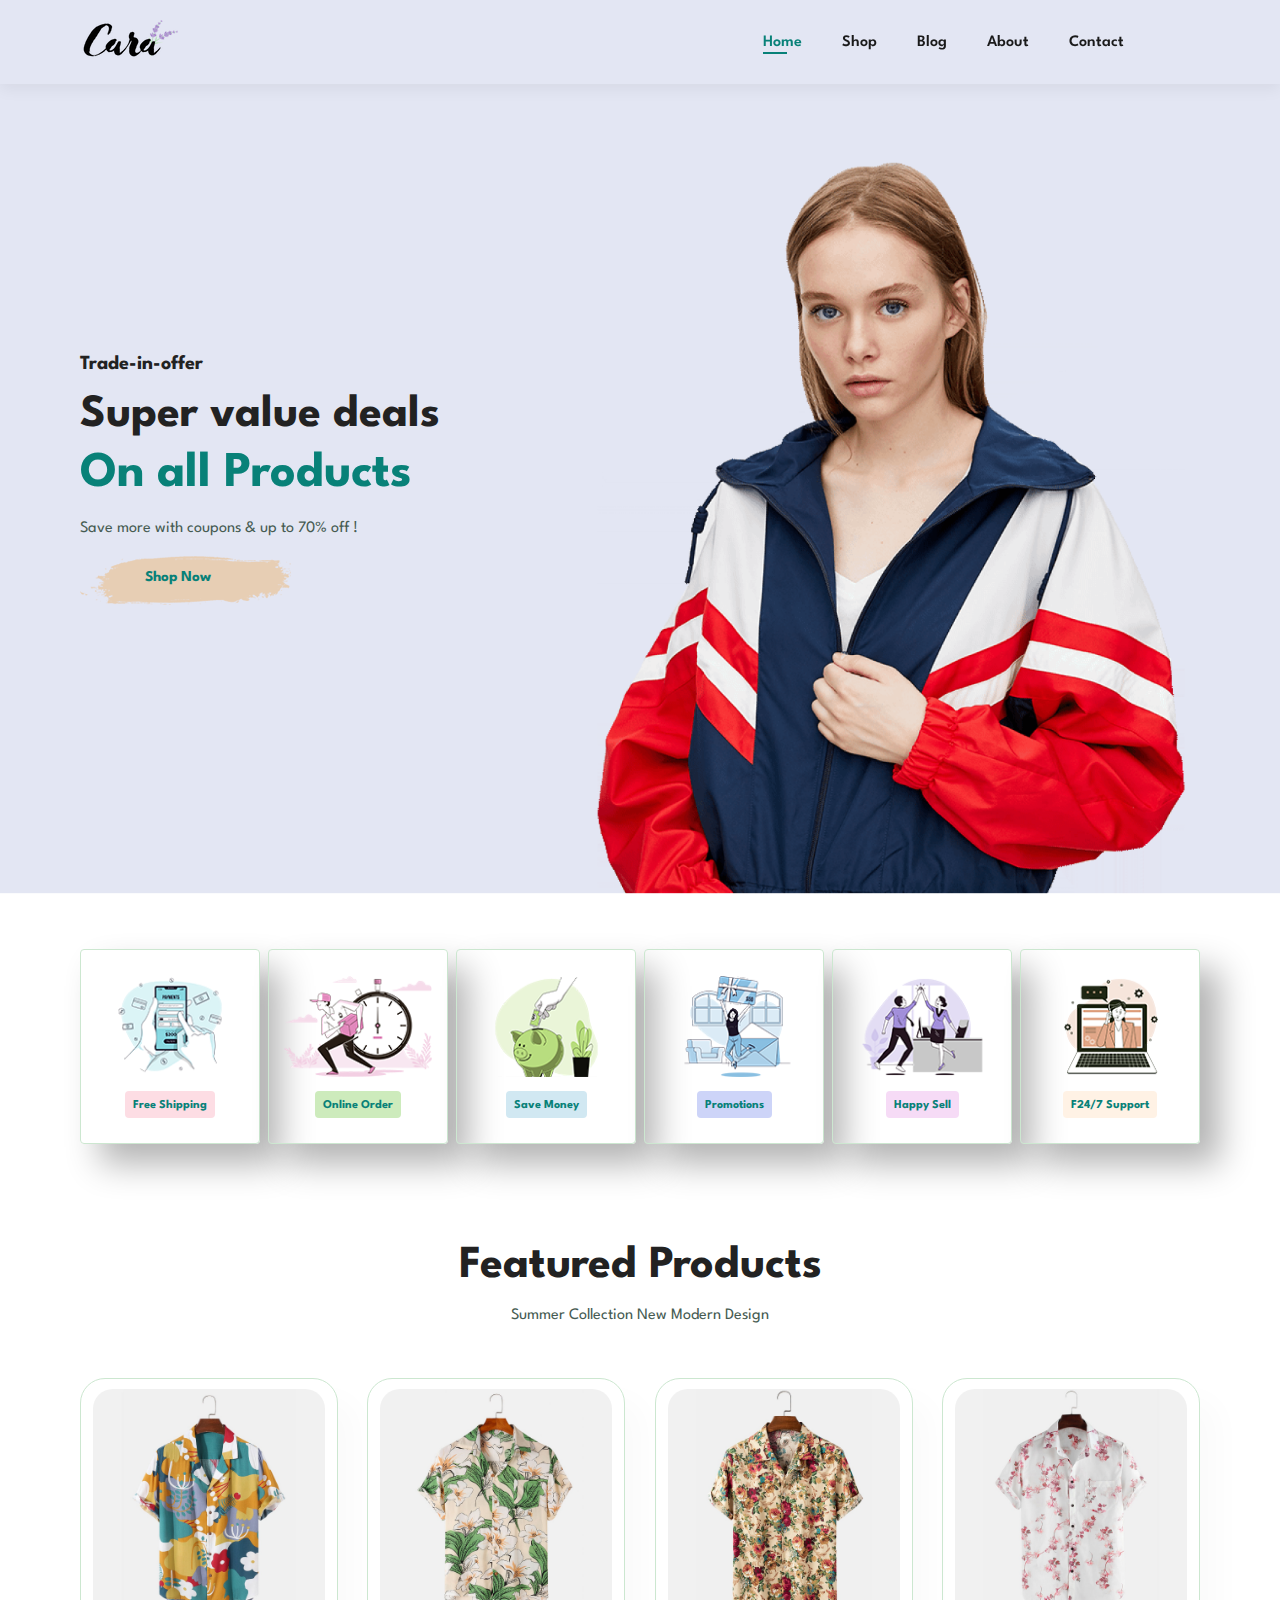
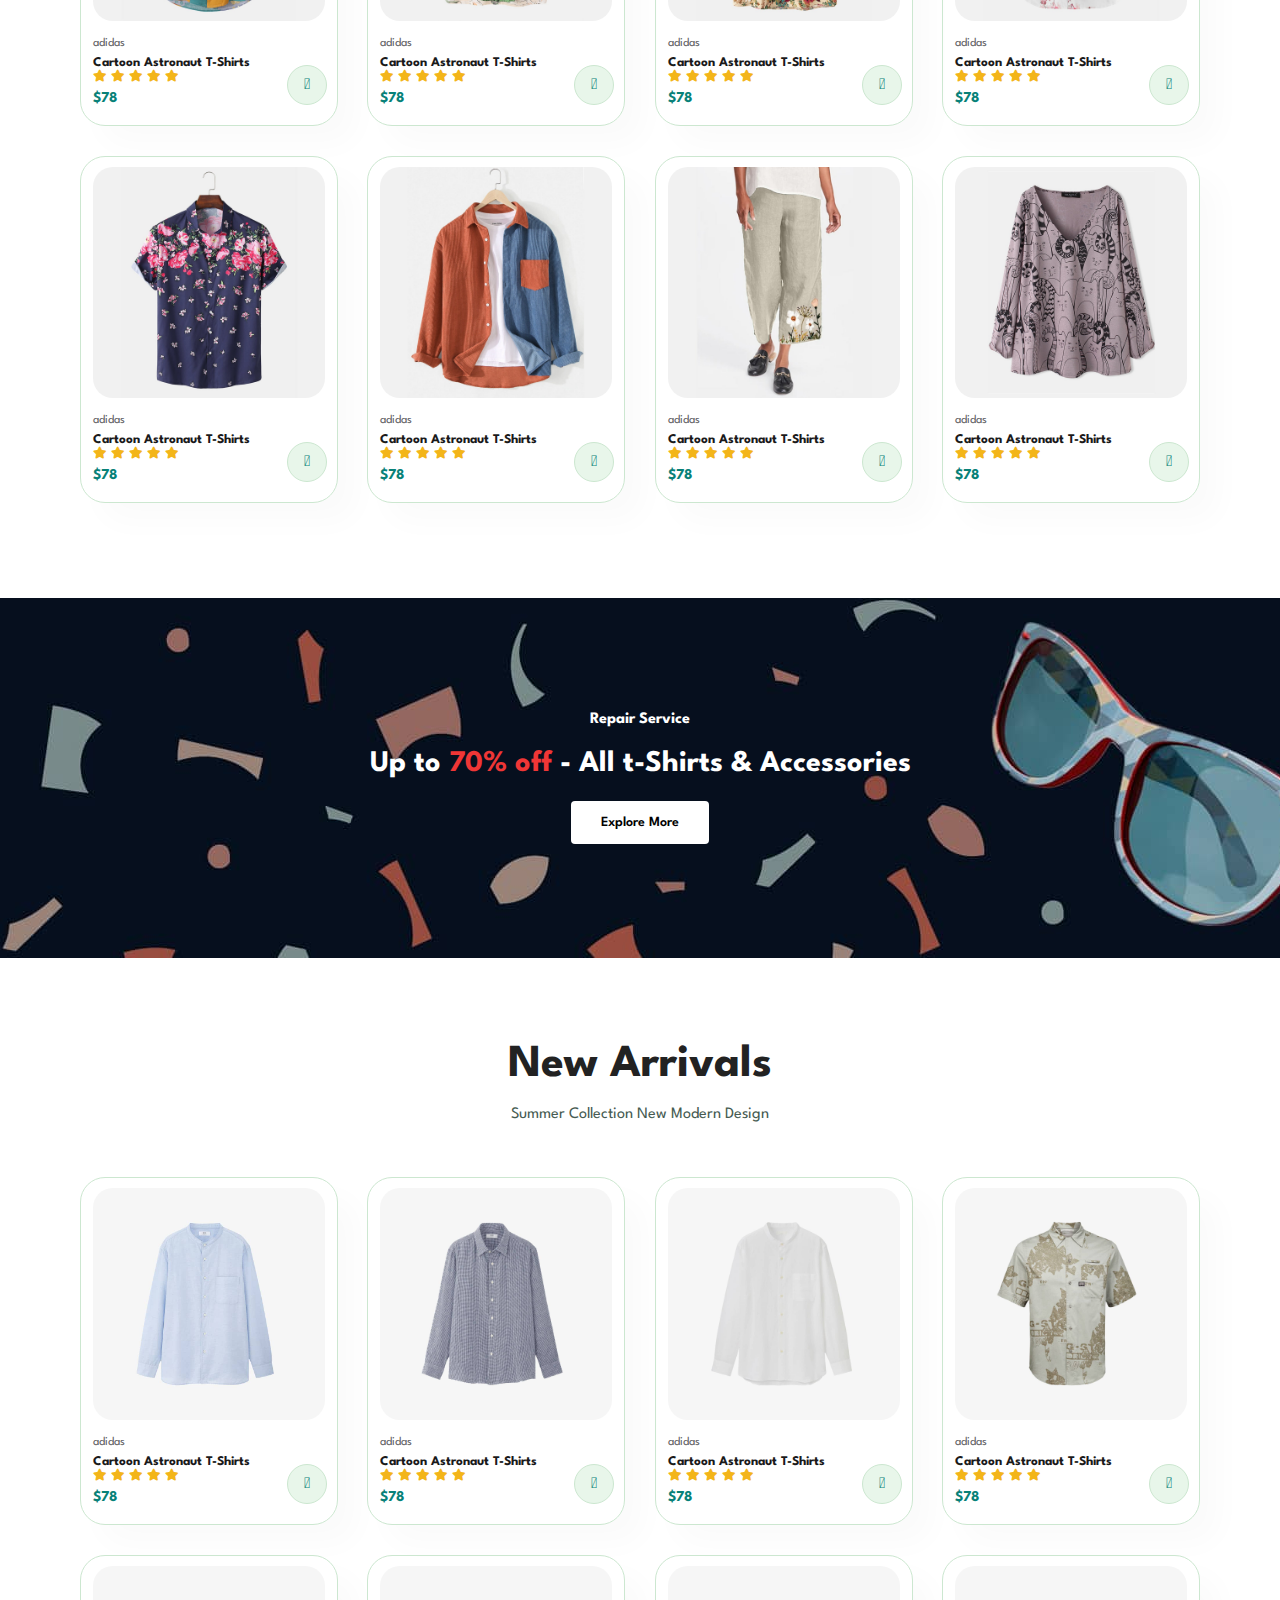
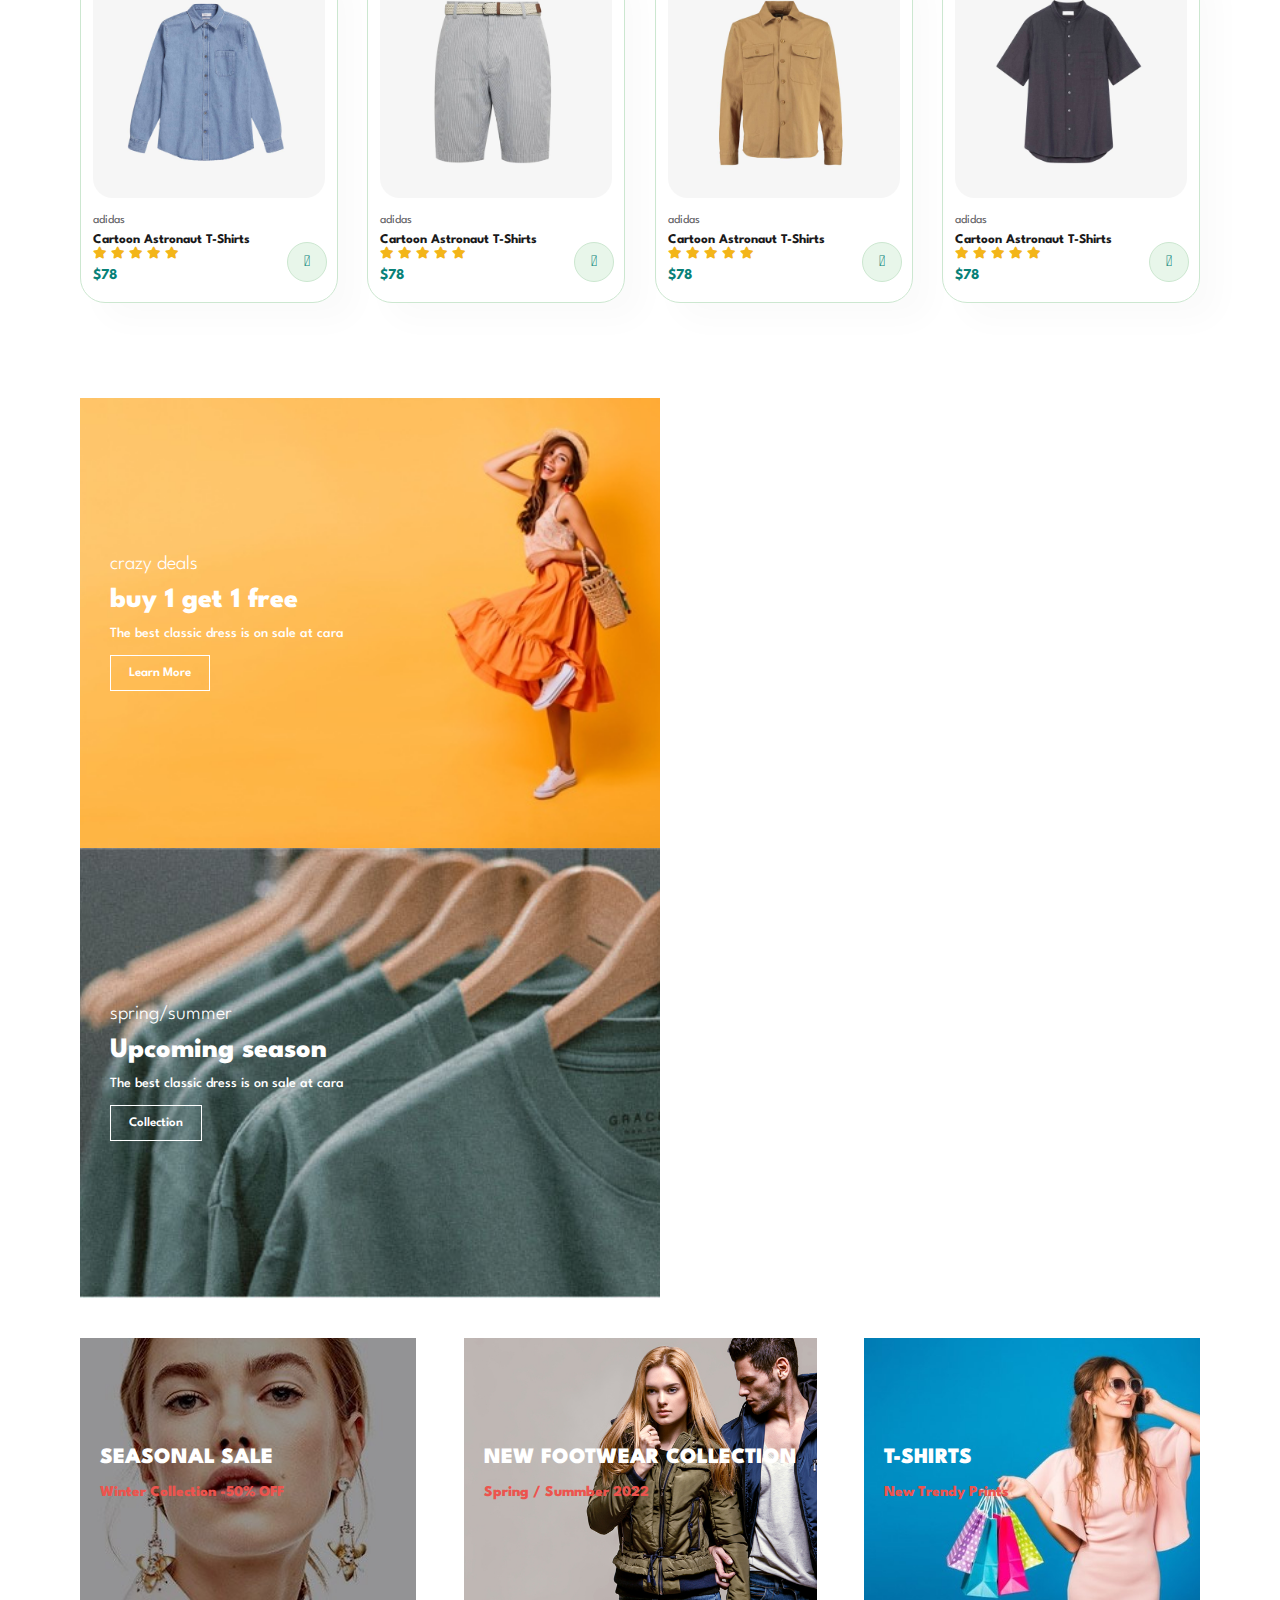
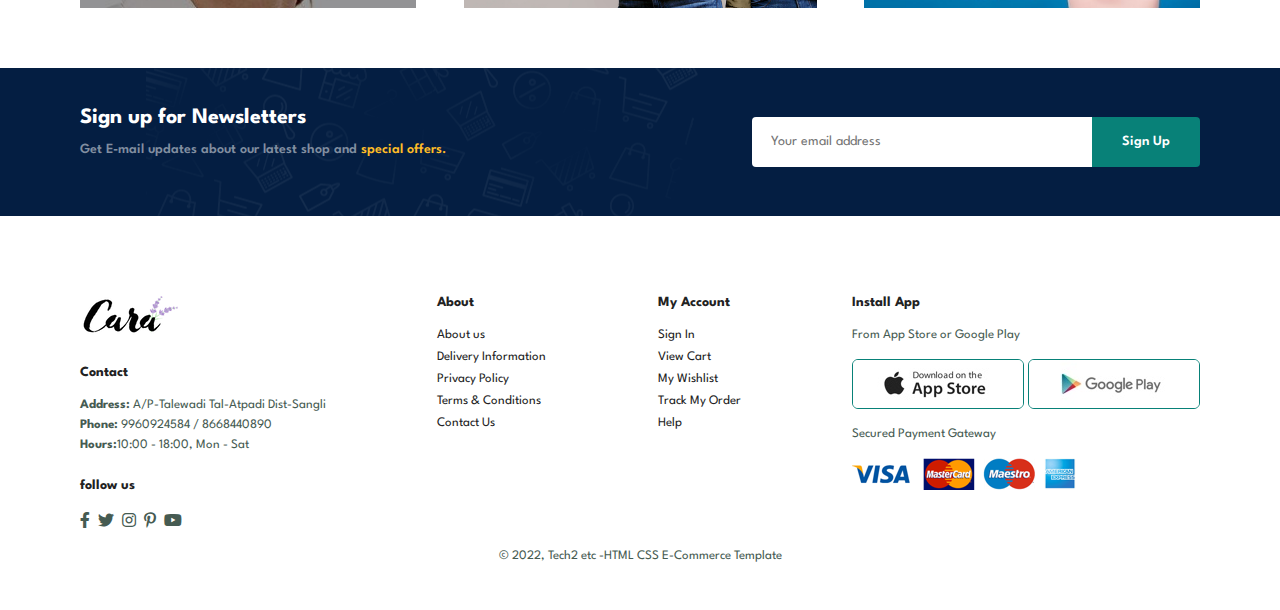
<file: index.html>
<!DOCTYPE html>
<html lang="en">

<head>
    <meta charset="UTF-8">
    <meta http-equiv="X-UA-Compatible" content="IE=edge">
    <meta name="viewport" content="width=device-width, initial-scale=1.0">
    <title>E-Commerce Website</title>
    <link rel="stylesheet" href="style.css">
    <link rel="stylesheet" href="https://pro.fontawesome.com/releases/v5.10.0/css/all.css">
</head>

<body>
    <section id="header">
        <a href="#"><img src="img/logo.png" alt="logo" class="logo"></a>

        <div>
            <ul id="navbar">
                <li><a class="active" href="index.html">Home</a></li>
                <li><a href="shop.html">Shop</a></li>
                <li><a href="blog.html">Blog</a></li>
                <li><a href="about.html">About</a></li>
                <li><a href="contact.html">Contact</a></li>
                <li id="lg-bag"><a href="cart.html"><i class="far fa-shopping-bag"></i></a></li>
                <a href="#" id="close"><i class="far fa-times"></i></a>

            </ul>
        </div>
        <div id="mobile">
            <a href="cart.html"><i class="far fa-shopping-bag"></i></a>
            <i id="bar" class="fas fa-outdent"></i>
        </div>
    </section>

    <section id="hero">
        <h4>Trade-in-offer</h4>
        <h2>Super value deals</h2>
        <h1>On all Products</h1>
        <p>Save more with coupons & up to 70% off !</p>
        <button><a href="shop.html">Shop Now</a></button>
    </section>

    <section id="feature" class="section-p1">
        <div class="fe-box">
            <img src="img/features/f1.png" alt="">
            <h6>Free Shipping</h6>
        </div>

        <div class="fe-box">
            <img src="img/features/f2.png" alt="">
            <h6>Online Order</h6>
        </div>

        <div class="fe-box">
            <img src="img/features/f3.png" alt="">
            <h6>Save Money</h6>
        </div>

        <div class="fe-box">
            <img src="img/features/f4.png" alt="">
            <h6>Promotions</h6>
        </div>

        <div class="fe-box">
            <img src="img/features/f5.png" alt="">
            <h6>Happy Sell</h6>
        </div>

        <div class="fe-box">
            <img src="img/features/f6.png" alt="">
            <h6>F24/7 Support</h6>
        </div>
    </section>

    <section id="product1" class="section-p1">
        <h2>Featured Products</h2>
        <p>Summer Collection New Modern Design</p>
        <div class="pro-container">
            <div class="pro">
                <img src="img/products/f1.jpg" alt="">
                <div class="des">
                    <span>adidas</span>
                    <h5>Cartoon Astronaut T-Shirts</h5>
                    <div class="star">
                        <i class="fas fa-star"></i>
                        <i class="fas fa-star"></i>
                        <i class="fas fa-star"></i>
                        <i class="fas fa-star"></i>
                        <i class="fas fa-star"></i>
                    </div>
                    <h4>$78</h4>
                </div>
                <a href="#"><i class="fal fa-shopping-cart cart"></i></a>
            </div>

            <div class="pro">
                <img src="img/products/f2.jpg" alt="">
                <div class="des">
                    <span>adidas</span>
                    <h5>Cartoon Astronaut T-Shirts</h5>
                    <div class="star">
                        <i class="fas fa-star"></i>
                        <i class="fas fa-star"></i>
                        <i class="fas fa-star"></i>
                        <i class="fas fa-star"></i>
                        <i class="fas fa-star"></i>
                    </div>
                    <h4>$78</h4>
                </div>
                <a href="#"><i class="fal fa-shopping-cart cart"></i></a>
            </div>

            <div class="pro">
                <img src="img/products/f3.jpg" alt="">
                <div class="des">
                    <span>adidas</span>
                    <h5>Cartoon Astronaut T-Shirts</h5>
                    <div class="star">
                        <i class="fas fa-star"></i>
                        <i class="fas fa-star"></i>
                        <i class="fas fa-star"></i>
                        <i class="fas fa-star"></i>
                        <i class="fas fa-star"></i>
                    </div>
                    <h4>$78</h4>
                </div>
                <a href="#"><i class="fal fa-shopping-cart cart"></i></a>
            </div>

            <div class="pro">
                <img src="img/products/f4.jpg" alt="">
                <div class="des">
                    <span>adidas</span>
                    <h5>Cartoon Astronaut T-Shirts</h5>
                    <div class="star">
                        <i class="fas fa-star"></i>
                        <i class="fas fa-star"></i>
                        <i class="fas fa-star"></i>
                        <i class="fas fa-star"></i>
                        <i class="fas fa-star"></i>
                    </div>
                    <h4>$78</h4>
                </div>
                <a href="#"><i class="fal fa-shopping-cart cart"></i></a>
            </div>

            <div class="pro">
                <img src="img/products/f5.jpg" alt="">
                <div class="des">
                    <span>adidas</span>
                    <h5>Cartoon Astronaut T-Shirts</h5>
                    <div class="star">
                        <i class="fas fa-star"></i>
                        <i class="fas fa-star"></i>
                        <i class="fas fa-star"></i>
                        <i class="fas fa-star"></i>
                        <i class="fas fa-star"></i>
                    </div>
                    <h4>$78</h4>
                </div>
                <a href="#"><i class="fal fa-shopping-cart cart"></i></a>
            </div>

            <div class="pro">
                <img src="img/products/f6.jpg" alt="">
                <div class="des">
                    <span>adidas</span>
                    <h5>Cartoon Astronaut T-Shirts</h5>
                    <div class="star">
                        <i class="fas fa-star"></i>
                        <i class="fas fa-star"></i>
                        <i class="fas fa-star"></i>
                        <i class="fas fa-star"></i>
                        <i class="fas fa-star"></i>
                    </div>
                    <h4>$78</h4>
                </div>
                <a href="#"><i class="fal fa-shopping-cart cart"></i></a>
            </div>

            <div class="pro">
                <img src="img/products/f7.jpg" alt="">
                <div class="des">
                    <span>adidas</span>
                    <h5>Cartoon Astronaut T-Shirts</h5>
                    <div class="star">
                        <i class="fas fa-star"></i>
                        <i class="fas fa-star"></i>
                        <i class="fas fa-star"></i>
                        <i class="fas fa-star"></i>
                        <i class="fas fa-star"></i>
                    </div>
                    <h4>$78</h4>
                </div>
                <a href="#"><i class="fal fa-shopping-cart cart"></i></a>
            </div>

            <div class="pro">
                <img src="img/products/f8.jpg" alt="">
                <div class="des">
                    <span>adidas</span>
                    <h5>Cartoon Astronaut T-Shirts</h5>
                    <div class="star">
                        <i class="fas fa-star"></i>
                        <i class="fas fa-star"></i>
                        <i class="fas fa-star"></i>
                        <i class="fas fa-star"></i>
                        <i class="fas fa-star"></i>
                    </div>
                    <h4>$78</h4>
                </div>
                <a href="#"><i class="fal fa-shopping-cart cart"></i></a>
            </div>
        </div>
    </section>

    <section id="banner" class="section-m1">
        <h4>Repair Service</h4>
        <h2>Up to <span>70% off</span> - All t-Shirts & Accessories</h2>
        <button class="normal">Explore More</button>
    </section>

    <section id="product1" class="section-p1">
        <h2>New Arrivals</h2>
        <p>Summer Collection New Modern Design</p>
        <div class="pro-container">
            <div class="pro">
                <img src="img/products/n1.jpg" alt="">
                <div class="des">
                    <span>adidas</span>
                    <h5>Cartoon Astronaut T-Shirts</h5>
                    <div class="star">
                        <i class="fas fa-star"></i>
                        <i class="fas fa-star"></i>
                        <i class="fas fa-star"></i>
                        <i class="fas fa-star"></i>
                        <i class="fas fa-star"></i>
                    </div>
                    <h4>$78</h4>
                </div>
                <a href="#"><i class="fal fa-shopping-cart cart"></i></a>
            </div>

            <div class="pro">
                <img src="img/products/n2.jpg" alt="">
                <div class="des">
                    <span>adidas</span>
                    <h5>Cartoon Astronaut T-Shirts</h5>
                    <div class="star">
                        <i class="fas fa-star"></i>
                        <i class="fas fa-star"></i>
                        <i class="fas fa-star"></i>
                        <i class="fas fa-star"></i>
                        <i class="fas fa-star"></i>
                    </div>
                    <h4>$78</h4>
                </div>
                <a href="#"><i class="fal fa-shopping-cart cart"></i></a>
            </div>

            <div class="pro">
                <img src="img/products/n3.jpg" alt="">
                <div class="des">
                    <span>adidas</span>
                    <h5>Cartoon Astronaut T-Shirts</h5>
                    <div class="star">
                        <i class="fas fa-star"></i>
                        <i class="fas fa-star"></i>
                        <i class="fas fa-star"></i>
                        <i class="fas fa-star"></i>
                        <i class="fas fa-star"></i>
                    </div>
                    <h4>$78</h4>
                </div>
                <a href="#"><i class="fal fa-shopping-cart cart"></i></a>
            </div>

            <div class="pro">
                <img src="img/products/n4.jpg" alt="">
                <div class="des">
                    <span>adidas</span>
                    <h5>Cartoon Astronaut T-Shirts</h5>
                    <div class="star">
                        <i class="fas fa-star"></i>
                        <i class="fas fa-star"></i>
                        <i class="fas fa-star"></i>
                        <i class="fas fa-star"></i>
                        <i class="fas fa-star"></i>
                    </div>
                    <h4>$78</h4>
                </div>
                <a href="#"><i class="fal fa-shopping-cart cart"></i></a>
            </div>

            <div class="pro">
                <img src="img/products/n5.jpg" alt="">
                <div class="des">
                    <span>adidas</span>
                    <h5>Cartoon Astronaut T-Shirts</h5>
                    <div class="star">
                        <i class="fas fa-star"></i>
                        <i class="fas fa-star"></i>
                        <i class="fas fa-star"></i>
                        <i class="fas fa-star"></i>
                        <i class="fas fa-star"></i>
                    </div>
                    <h4>$78</h4>
                </div>
                <a href="#"><i class="fal fa-shopping-cart cart"></i></a>
            </div>

            <div class="pro">
                <img src="img/products/n6.jpg" alt="">
                <div class="des">
                    <span>adidas</span>
                    <h5>Cartoon Astronaut T-Shirts</h5>
                    <div class="star">
                        <i class="fas fa-star"></i>
                        <i class="fas fa-star"></i>
                        <i class="fas fa-star"></i>
                        <i class="fas fa-star"></i>
                        <i class="fas fa-star"></i>
                    </div>
                    <h4>$78</h4>
                </div>
                <a href="#"><i class="fal fa-shopping-cart cart"></i></a>
            </div>

            <div class="pro">
                <img src="img/products/n7.jpg" alt="">
                <div class="des">
                    <span>adidas</span>
                    <h5>Cartoon Astronaut T-Shirts</h5>
                    <div class="star">
                        <i class="fas fa-star"></i>
                        <i class="fas fa-star"></i>
                        <i class="fas fa-star"></i>
                        <i class="fas fa-star"></i>
                        <i class="fas fa-star"></i>
                    </div>
                    <h4>$78</h4>
                </div>
                <a href="#"><i class="fal fa-shopping-cart cart"></i></a>
            </div>

            <div class="pro">
                <img src="img/products/n8.jpg" alt="">
                <div class="des">
                    <span>adidas</span>
                    <h5>Cartoon Astronaut T-Shirts</h5>
                    <div class="star">
                        <i class="fas fa-star"></i>
                        <i class="fas fa-star"></i>
                        <i class="fas fa-star"></i>
                        <i class="fas fa-star"></i>
                        <i class="fas fa-star"></i>
                    </div>
                    <h4>$78</h4>
                </div>
                <a href="#"><i class="fal fa-shopping-cart cart"></i></a>
            </div>
        </div>
    </section>

    <section id="sm-banner" class="section-p1">
        <div class="banner-box">
            <h4>crazy deals</h4>
            <h2>buy 1 get 1 free</h2>
            <span>The best classic dress is on sale at cara</span>
            <button class="white">Learn More</button>
        </div>
        <div class="banner-box banner-box2">
            <h4>spring/summer</h4>
            <h2>Upcoming season</h2>
            <span>The best classic dress is on sale at cara</span>
            <button class="white">Collection</button>
        </div>
    </section>

    <section id="banner3">
        <div class="banner-box ">
            <h2>SEASONAL SALE</h2>
            <h3>Winter Collection -50% OFF</h3>
        </div>
        <div class="banner-box banner-box2">
            <h2>NEW FOOTWEAR COLLECTION</h2>
            <h3>Spring / Summber 2022</h3>
        </div>
        <div class="banner-box banner-box3 ">
            <h2>T-SHIRTS</h2>
            <h3>New Trendy Prints</h3>
        </div>
    </section>

    <section id="newsletter" class="section-p1 section-m1">
        <div class="newstext">
            <h4>Sign up for Newsletters</h4>
            <p>Get E-mail updates about our latest shop and <span>special offers.</span></p>
        </div>
        <div class="form">
            <input type="text" placeholder="Your email address">
            <button class="normal">Sign Up</button>
        </div>
    </section>

    <footer class="section-p1">
        <div class="col">
            <img class="logo" src="img/logo.png" alt="">
            <h4>Contact</h4>
            <p> <strong>Address:</strong> A/P-Talewadi Tal-Atpadi Dist-Sangli</p>
            <p> <strong>Phone:</strong> 9960924584 / 8668440890</p>
            <p> <strong>Hours:</strong>10:00 - 18:00, Mon - Sat</p>
            <div class="follow">
                <h4>follow us</h4>
                <div class="icon">
                    <i class="fab fa-facebook-f"></i>
                    <i class="fab fa-twitter"></i>
                    <i class="fab fa-instagram"></i>
                    <i class="fab fa-pinterest-p"></i>
                    <i class="fab fa-youtube"></i>

                </div>
            </div>
        </div>

        <div class="col">
            <h4>About</h4>
            <a href="#">About us</a>
            <a href="#">Delivery Information</a>
            <a href="#">Privacy Policy</a>
            <a href="#">Terms & Conditions</a>
            <a href="#">Contact Us</a>
        </div>

        <div class="col">
            <h4>My Account</h4>
            <a href="#">Sign In</a>
            <a href="#">View Cart</a>
            <a href="#">My Wishlist</a>
            <a href="#">Track My Order</a>
            <a href="#">Help</a>
        </div>

        <div class="col install">
            <h4>Install App</h4>
            <p>From App Store or Google Play</p>
            <div class="row">
                <img src="img/pay/app.jpg" alt="">
                <img src="img/pay/play.jpg" alt="">
            </div>
            <p>Secured Payment Gateway</p>
            <img src="img/pay/pay.png" alt="">
        </div>

        <div class="copyright">
            <p>&#169; 2022, Tech2 etc -HTML CSS E-Commerce Template</p>
        </div>
    </footer>
    
    <script src="./script.js"></script>
</body>

</html>
</file>
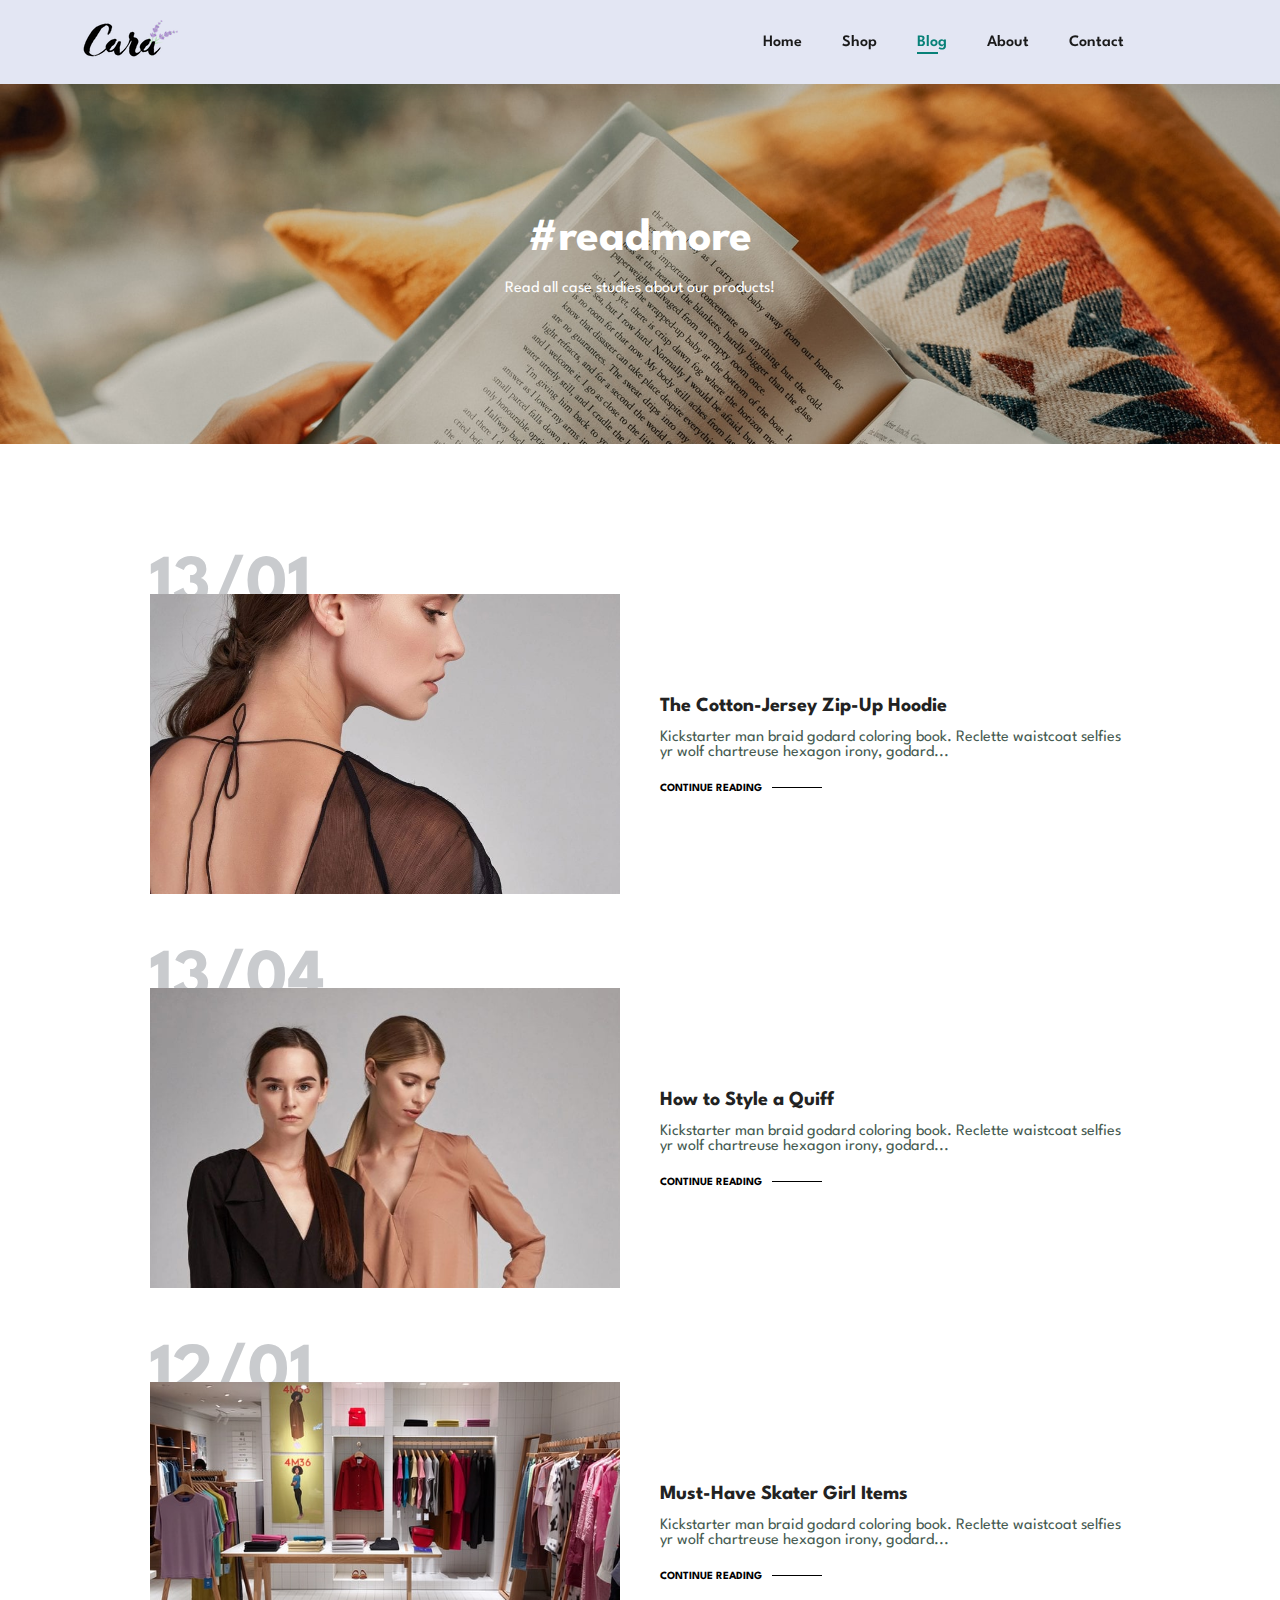
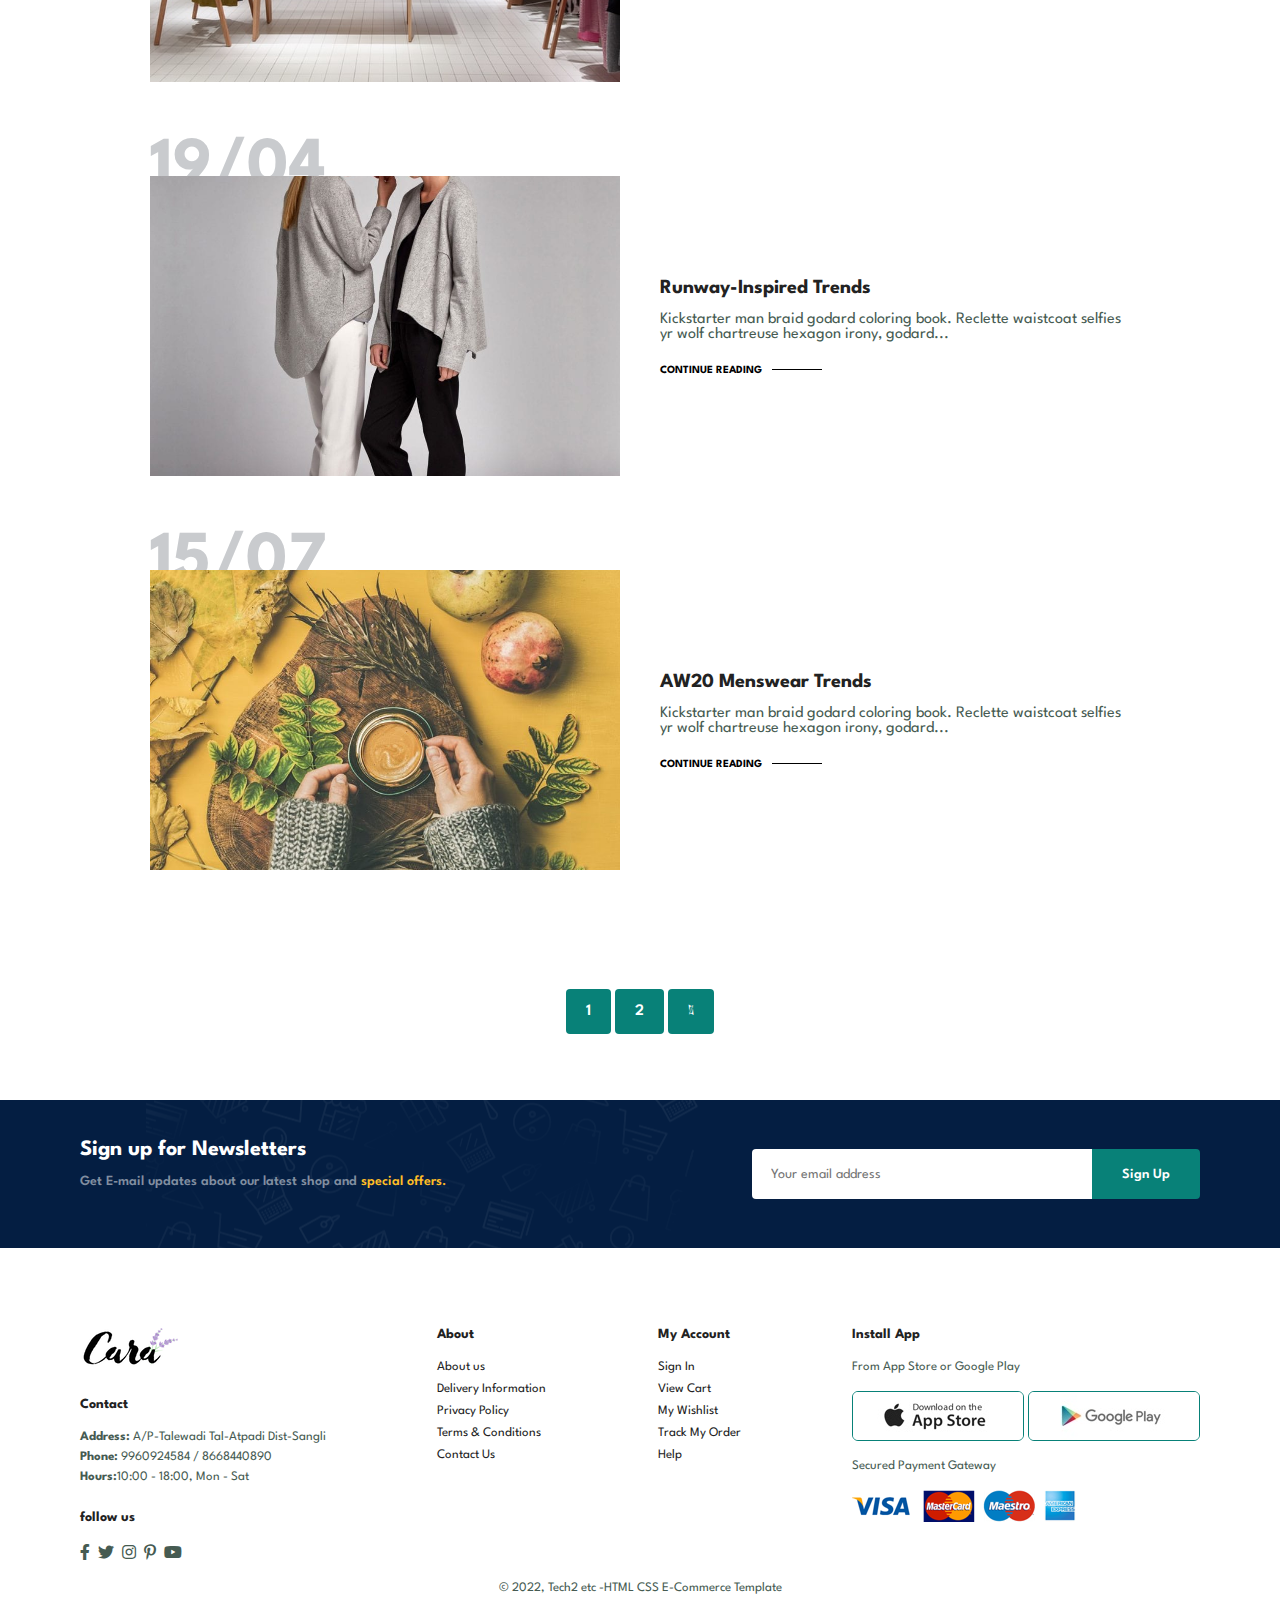
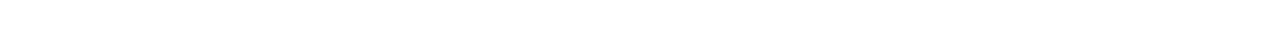
<file: blog.html>
<!DOCTYPE html>
<html lang="en">

<head>
    <meta charset="UTF-8">
    <meta http-equiv="X-UA-Compatible" content="IE=edge">
    <meta name="viewport" content="width=device-width, initial-scale=1.0">
    <title>E-Commerce Website</title>
    <link rel="stylesheet" href="style.css">
    <link rel="stylesheet" href="https://pro.fontawesome.com/releases/v5.10.0/css/all.css">
</head>

<body>
    <section id="header">
        <a href="#"><img src="img/logo.png" alt="logo" class="logo"></a>

        <div>
            <ul id="navbar">
                <li><a href="index.html">Home</a></li>
                <li><a  href="shop.html">Shop</a></li>
                <li><a class="active" href="blog.html">Blog</a></li>
                <li><a href="about.html">About</a></li>
                <li><a href="contact.html">Contact</a></li>
                <li id="lg-bag"><a href="cart.html"><i class="far fa-shopping-bag"></i></a></li>
                <a href="#" id="close"><i class="far fa-times"></i></a>

            </ul>
        </div>
        <div id="mobile">
            <a href="cart.html"><i class="far fa-shopping-bag"></i></a>
            <i id="bar" class="fas fa-outdent"></i>
        </div>
    </section>

    <section id="page-header" class="blog-header">
        <h2>#readmore</h2>
        <p>Read all case studies about our products!</p>

    </section>

    <section id="blog">
        <div class="blog-box">
            <div class="blog-img">
                <img src="img/blog/b1.jpg" alt="">
            </div>
            <div class="blog-details">
                <h4>The Cotton-Jersey Zip-Up Hoodie</h4>
                <p>Kickstarter man braid godard coloring book. Reclette waistcoat selfies yr wolf chartreuse hexagon irony, godard...</p>
                <a href="#">CONTINUE READING</a>
            </div>
            <h1>13/01</h1>
        </div>
        <div class="blog-box">
            <div class="blog-img">
                <img src="img/blog/b2.jpg" alt="">
            </div>
            <div class="blog-details">
                <h4>How to Style a Quiff</h4>
                <p>Kickstarter man braid godard coloring book. Reclette waistcoat selfies yr wolf chartreuse hexagon irony, godard...</p>
                <a href="#">CONTINUE READING</a>
            </div>
            <h1>13/04</h1>
        </div>
        <div class="blog-box">
            <div class="blog-img">
                <img src="img/blog/b3.jpg" alt="">
            </div>
            <div class="blog-details">
                <h4>Must-Have Skater Girl Items</h4>
                <p>Kickstarter man braid godard coloring book. Reclette waistcoat selfies yr wolf chartreuse hexagon irony, godard...</p>
                <a href="#">CONTINUE READING</a>
            </div>
            <h1>12/01</h1>
        </div>
        <div class="blog-box">
            <div class="blog-img">
                <img src="img/blog/b4.jpg" alt="">
            </div>
            <div class="blog-details">
                <h4>Runway-Inspired Trends</h4>
                <p>Kickstarter man braid godard coloring book. Reclette waistcoat selfies yr wolf chartreuse hexagon irony, godard...</p>
                <a href="#">CONTINUE READING</a>
            </div>
            <h1>19/04</h1>
        </div>
        <div class="blog-box">
            <div class="blog-img">
                <img src="img/blog/b6.jpg" alt="">
            </div>
            <div class="blog-details">
                <h4>AW20 Menswear Trends</h4>
                <p>Kickstarter man braid godard coloring book. Reclette waistcoat selfies yr wolf chartreuse hexagon irony, godard...</p>
                <a href="#">CONTINUE READING</a>
            </div>
            <h1>15/07</h1>
        </div>
    </section>

    <section id="pagination" class="section-p1">
        <a href="#">1</a>
        <a href="#">2</a>
        <a href="#"><i class="fal fa-long-arrow-alt-right"></i></a>
    </section>
    
    <section id="newsletter" class="section-p1 section-m1">
        <div class="newstext">
            <h4>Sign up for Newsletters</h4>
            <p>Get E-mail updates about our latest shop and <span>special offers.</span></p>
        </div>
        <div class="form">
            <input type="text" placeholder="Your email address">
            <button class="normal">Sign Up</button>
        </div>
    </section>

    <footer class="section-p1">
        <div class="col">
            <img class="logo" src="img/logo.png" alt="">
            <h4>Contact</h4>
            <p> <strong>Address:</strong> A/P-Talewadi Tal-Atpadi Dist-Sangli</p>
            <p> <strong>Phone:</strong> 9960924584 / 8668440890</p>
            <p> <strong>Hours:</strong>10:00 - 18:00, Mon - Sat</p>
            <div class="follow">
                <h4>follow us</h4>
                <div class="icon">
                    <i class="fab fa-facebook-f"></i>
                    <i class="fab fa-twitter"></i>
                    <i class="fab fa-instagram"></i>
                    <i class="fab fa-pinterest-p"></i>
                    <i class="fab fa-youtube"></i>

                </div>
            </div>
        </div>

        <div class="col">
            <h4>About</h4>
            <a href="#">About us</a>
            <a href="#">Delivery Information</a>
            <a href="#">Privacy Policy</a>
            <a href="#">Terms & Conditions</a>
            <a href="#">Contact Us</a>
        </div>

        <div class="col">
            <h4>My Account</h4>
            <a href="#">Sign In</a>
            <a href="#">View Cart</a>
            <a href="#">My Wishlist</a>
            <a href="#">Track My Order</a>
            <a href="#">Help</a>
        </div>

        <div class="col install">
            <h4>Install App</h4>
            <p>From App Store or Google Play</p>
            <div class="row">
                <img src="img/pay/app.jpg" alt="">
                <img src="img/pay/play.jpg" alt="">
            </div>
            <p>Secured Payment Gateway</p>
            <img src="img/pay/pay.png" alt="">
        </div>

        <div class="copyright">
            <p>&#169; 2022, Tech2 etc -HTML CSS E-Commerce Template</p>
        </div>
    </footer>

    <script src="./script.js"></script>
</body>

</html>
</file>
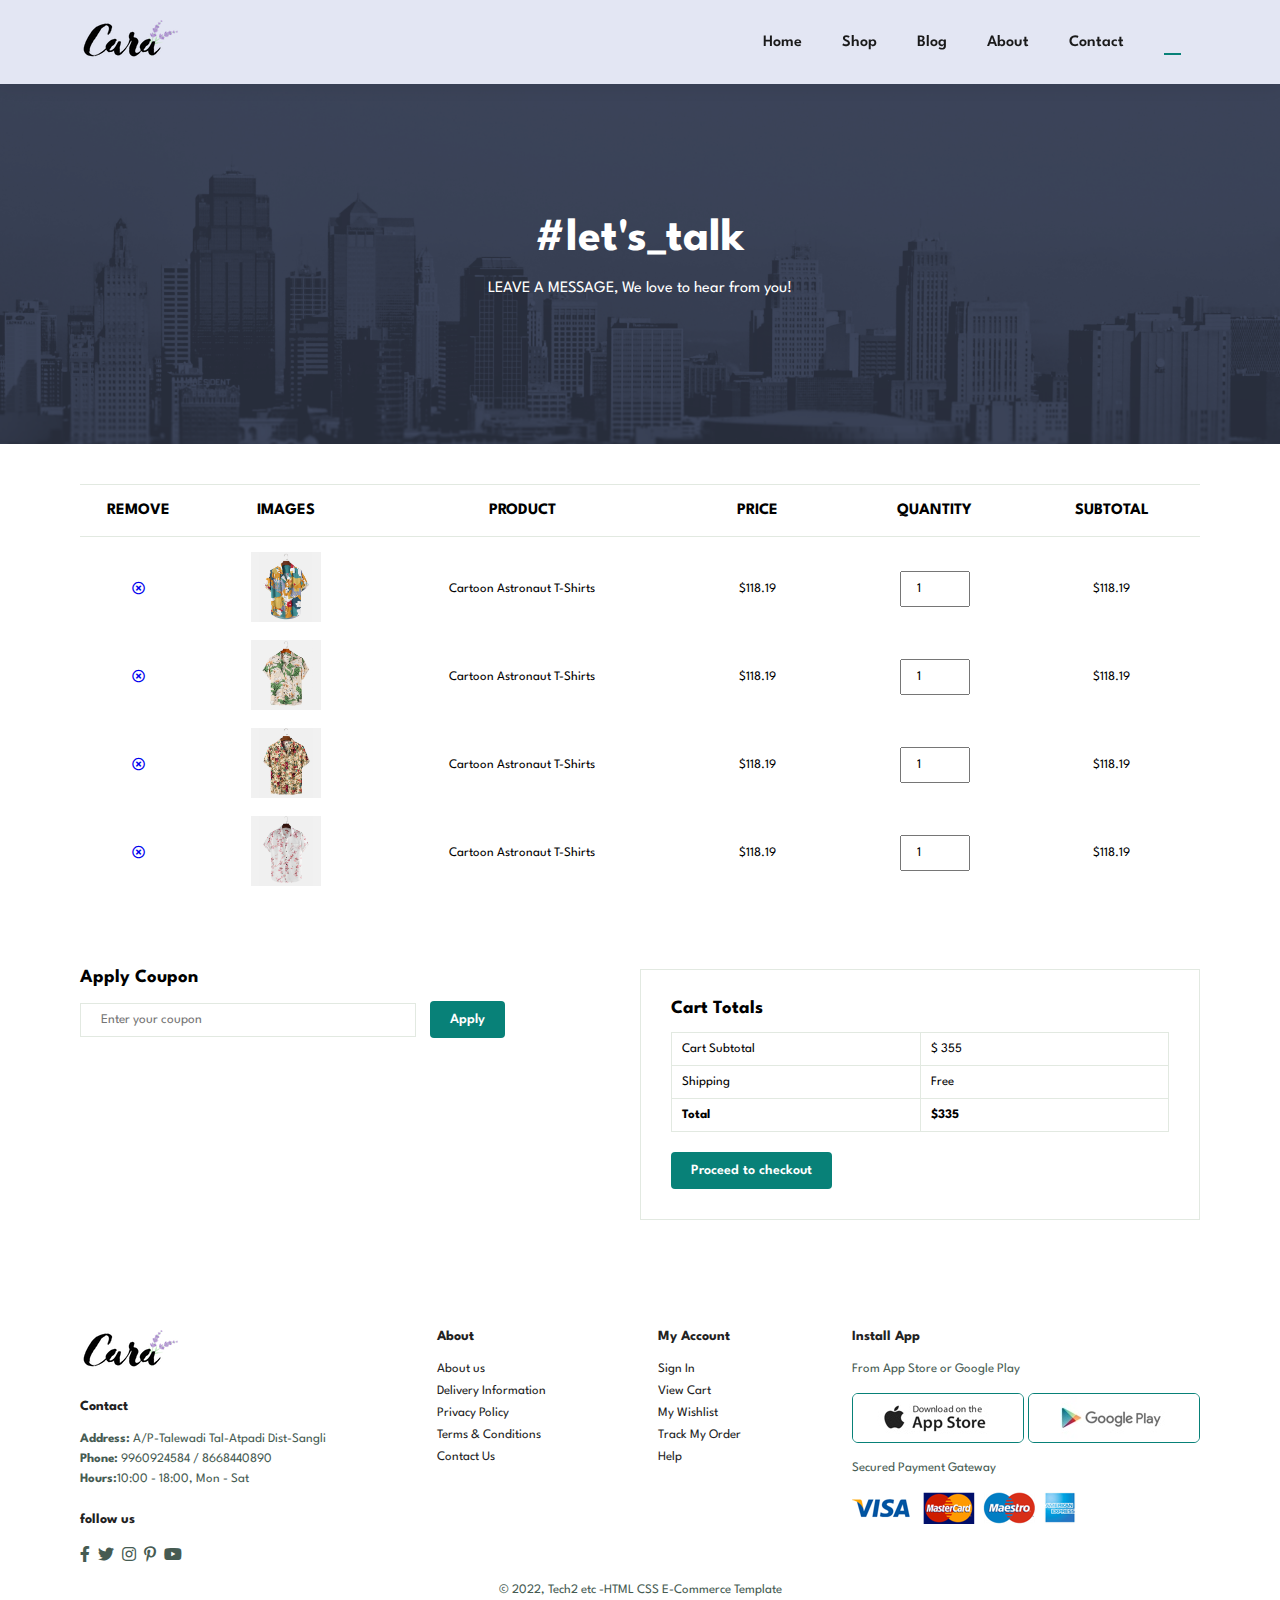
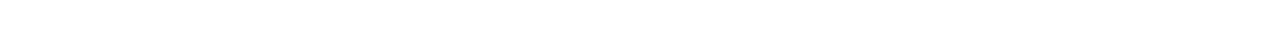
<file: cart.html>
<!DOCTYPE html>
<html lang="en">

<head>
    <meta charset="UTF-8">
    <meta http-equiv="X-UA-Compatible" content="IE=edge">
    <meta name="viewport" content="width=device-width, initial-scale=1.0">
    <title>E-Commerce Website</title>
    <link rel="stylesheet" href="style.css">
    <link rel="stylesheet" href="https://pro.fontawesome.com/releases/v5.10.0/css/all.css">
</head>

<body>
    <section id="header">
        <a href="#"><img src="img/logo.png" alt="logo" class="logo"></a>

        <div>
            <ul id="navbar">
                <li><a href="index.html">Home</a></li>
                <li><a href="shop.html">Shop</a></li>
                <li><a href="blog.html">Blog</a></li>
                <li><a href="about.html">About</a></li>
                <li><a href="contact.html">Contact</a></li>
                <li id="lg-bag"><a class="active" href="cart.html"><i class="far fa-shopping-bag"></i></a></li>
                <a href="#" id="close"><i class="far fa-times"></i></a>

            </ul>
        </div>
        <div id="mobile">
            <a href="cart.html"><i class="far fa-shopping-bag"></i></a>
            <i id="bar" class="fas fa-outdent"></i>
        </div>
    </section>

    <section id="page-header" class="about-header">
        <h2>#let's_talk</h2>
        <p>LEAVE A MESSAGE, We love to hear from you!</p>

    </section>

    <section id="cart" class="section-p1">
        <table width="100%">
            <thead>
                <tr>
                    <td>Remove</td>
                    <td>Images</td>
                    <td>Product</td>
                    <td>Price</td>
                    <td>Quantity</td>
                    <td>Subtotal</td>
                </tr>
            </thead>
            <tbody>
                <tr>
                    <td><a href="#"><i class="far fa-times-circle"></i></a></td>
                    <td><img src="img/products/f1.jpg" alt=""></td>
                    <td>Cartoon Astronaut T-Shirts</td>
                    <td>$118.19</td>
                    <td><input type="number" value="1"></td>
                    <td>$118.19</td>
                </tr>
                <tr>
                    <td><a href="#"><i class="far fa-times-circle"></i></a></td>
                    <td><img src="img/products/f2.jpg" alt=""></td>
                    <td>Cartoon Astronaut T-Shirts</td>
                    <td>$118.19</td>
                    <td><input type="number" value="1"></td>
                    <td>$118.19</td>
                </tr>
                <tr>
                    <td><a href="#"><i class="far fa-times-circle"></i></a></td>
                    <td><img src="img/products/f3.jpg" alt=""></td>
                    <td>Cartoon Astronaut T-Shirts</td>
                    <td>$118.19</td>
                    <td><input type="number" value="1"></td>
                    <td>$118.19</td>
                </tr>
                <tr>
                    <td><a href="#"><i class="far fa-times-circle"></i></a></td>
                    <td><img src="img/products/f4.jpg" alt=""></td>
                    <td>Cartoon Astronaut T-Shirts</td>
                    <td>$118.19</td>
                    <td><input type="number" value="1"></td>
                    <td>$118.19</td>
                </tr>
            </tbody>
        </table>
    </section>

    <section id="cart-add" class="section-p1">
        <div id="coupon">
            <h3>Apply Coupon</h3>
            <div>
                <input type="text" placeholder="Enter your coupon">
                <button class="normal">Apply</button>
            </div>
        </div>

        <div id="subtotal">
            <h3>Cart Totals</h3>
            <table>
                <tr>
                    <td>Cart Subtotal</td>
                    <td>$ 355</td>
                </tr>
                <tr>
                    <td>Shipping</td>
                    <td>Free</td>
                </tr>
                <tr>
                    <td><strong>Total</strong></td>
                    <td><strong>$335</strong></td>
                </tr>
            </table>
            <button class="normal">Proceed to checkout</button>
        </div>
    </section>

    <footer class="section-p1">
        <div class="col">
            <img class="logo" src="img/logo.png" alt="">
            <h4>Contact</h4>
            <p> <strong>Address:</strong> A/P-Talewadi Tal-Atpadi Dist-Sangli</p>
            <p> <strong>Phone:</strong> 9960924584 / 8668440890</p>
            <p> <strong>Hours:</strong>10:00 - 18:00, Mon - Sat</p>
            <div class="follow">
                <h4>follow us</h4>
                <div class="icon">
                    <i class="fab fa-facebook-f"></i>
                    <i class="fab fa-twitter"></i>
                    <i class="fab fa-instagram"></i>
                    <i class="fab fa-pinterest-p"></i>
                    <i class="fab fa-youtube"></i>

                </div>
            </div>
        </div>

        <div class="col">
            <h4>About</h4>
            <a href="#">About us</a>
            <a href="#">Delivery Information</a>
            <a href="#">Privacy Policy</a>
            <a href="#">Terms & Conditions</a>
            <a href="#">Contact Us</a>
        </div>

        <div class="col">
            <h4>My Account</h4>
            <a href="#">Sign In</a>
            <a href="#">View Cart</a>
            <a href="#">My Wishlist</a>
            <a href="#">Track My Order</a>
            <a href="#">Help</a>
        </div>

        <div class="col install">
            <h4>Install App</h4>
            <p>From App Store or Google Play</p>
            <div class="row">
                <img src="img/pay/app.jpg" alt="">
                <img src="img/pay/play.jpg" alt="">
            </div>
            <p>Secured Payment Gateway</p>
            <img src="img/pay/pay.png" alt="">
        </div>

        <div class="copyright">
            <p>&#169; 2022, Tech2 etc -HTML CSS E-Commerce Template</p>
        </div>
    </footer>

    <script src="./script.js"></script>
</body>

</html>
</file>
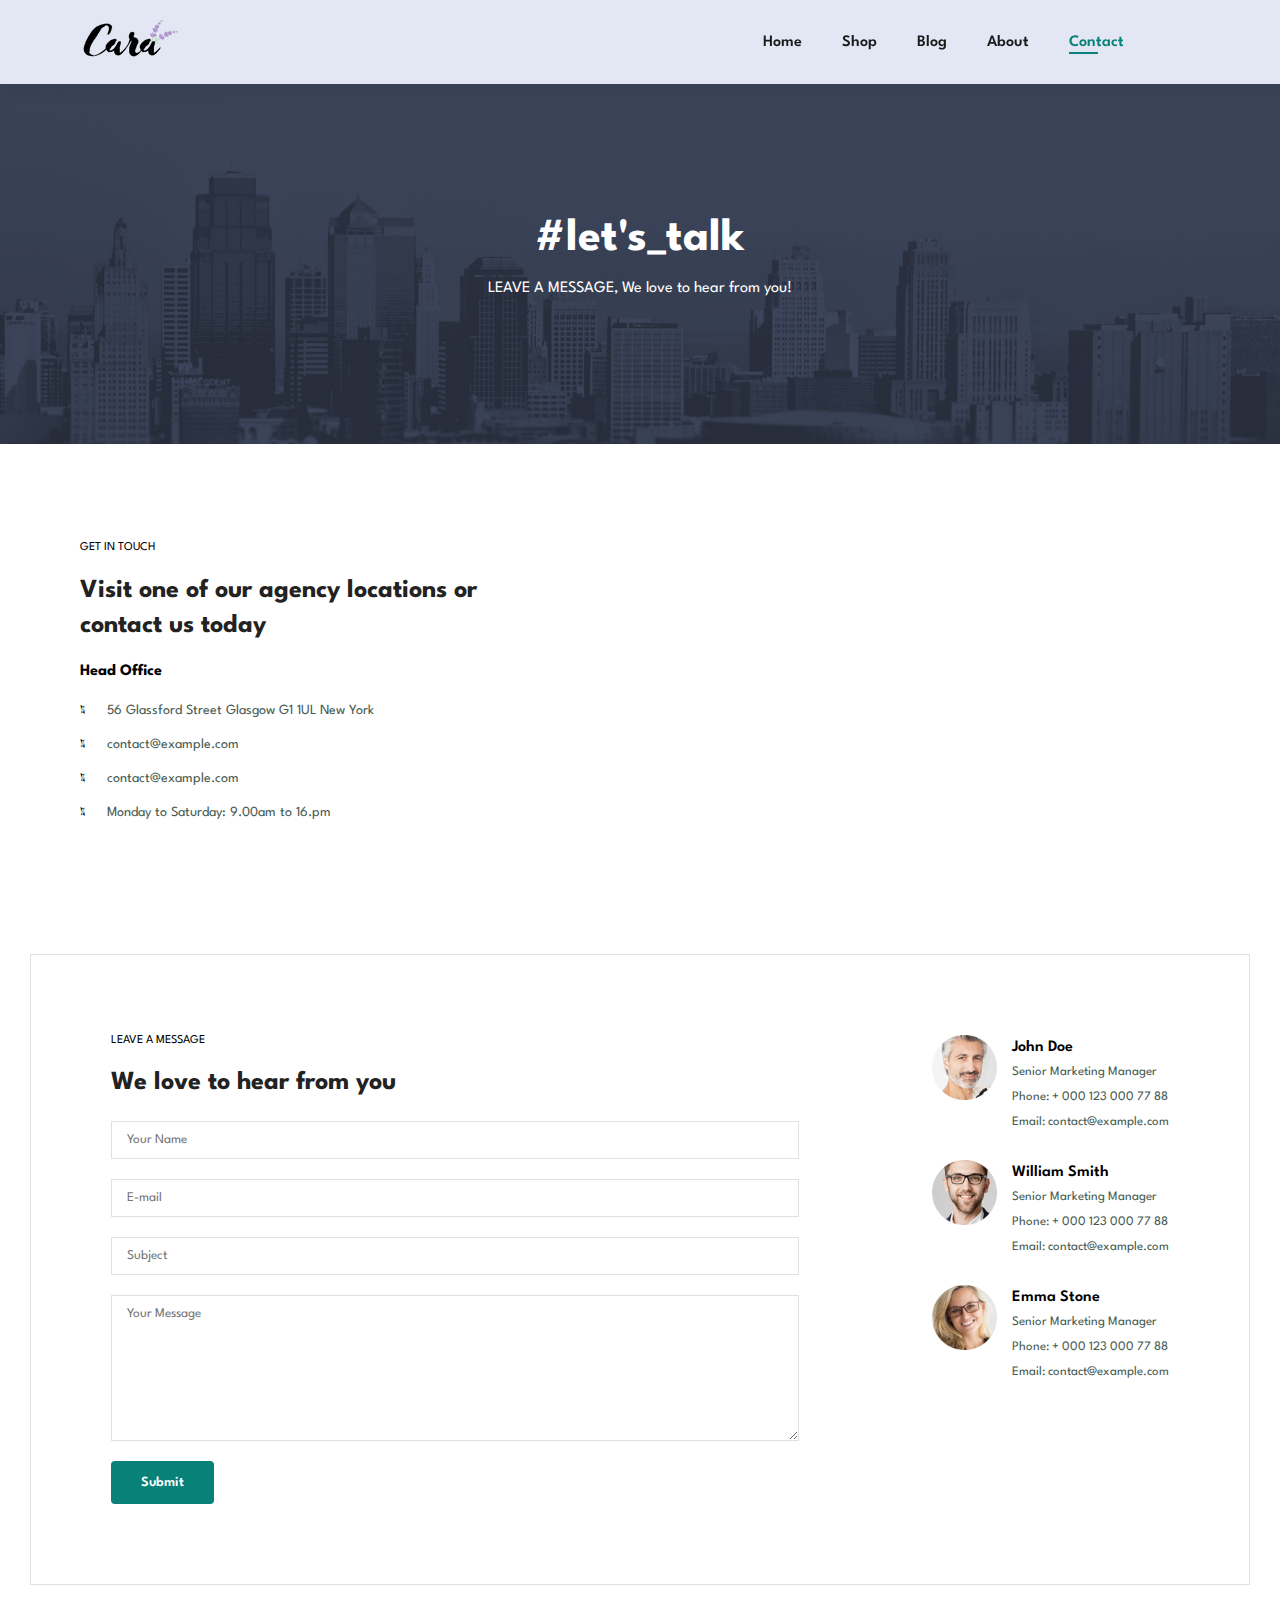
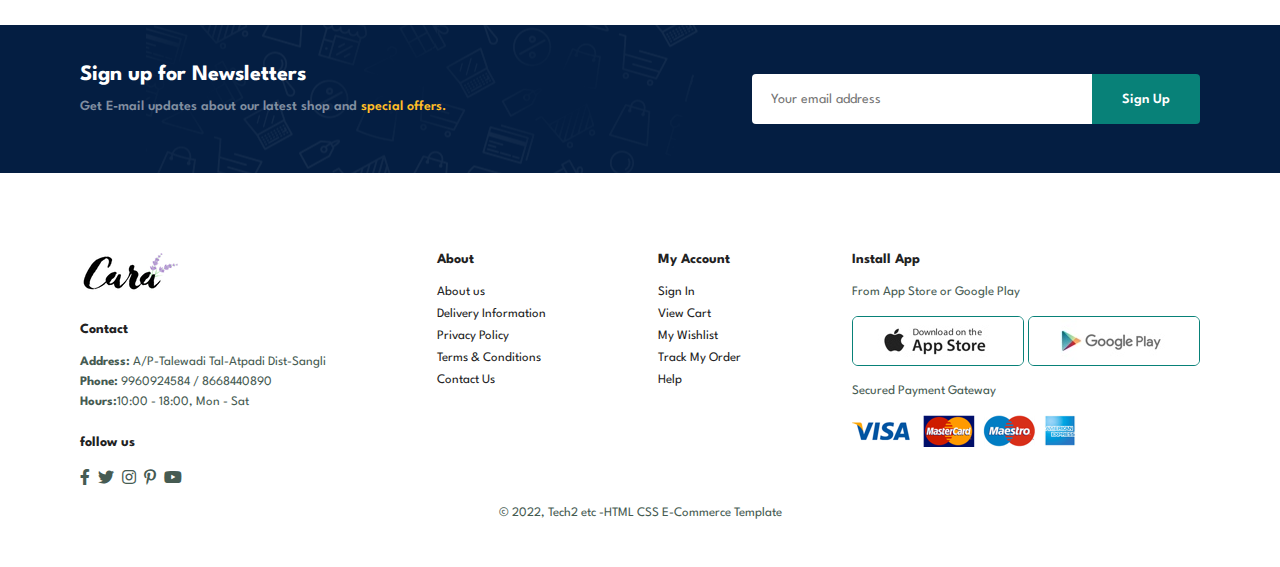
<file: contact.html>
<!DOCTYPE html>
<html lang="en">

<head>
    <meta charset="UTF-8">
    <meta http-equiv="X-UA-Compatible" content="IE=edge">
    <meta name="viewport" content="width=device-width, initial-scale=1.0">
    <title>E-Commerce Website</title>
    <link rel="stylesheet" href="style.css">
    <link rel="stylesheet" href="https://pro.fontawesome.com/releases/v5.10.0/css/all.css">
</head>

<body>
    <section id="header">
        <a href="#"><img src="img/logo.png" alt="logo" class="logo"></a>

        <div>
            <ul id="navbar">
                <li><a href="index.html">Home</a></li>
                <li><a href="shop.html">Shop</a></li>
                <li><a href="blog.html">Blog</a></li>
                <li><a href="about.html">About</a></li>
                <li><a class="active" href="contact.html">Contact</a></li>
                <li id="lg-bag"><a href="cart.html"><i class="far fa-shopping-bag"></i></a></li>
                <a href="#" id="close"><i class="far fa-times"></i></a>

            </ul>
        </div>
        <div id="mobile">
            <a href="cart.html"><i class="far fa-shopping-bag"></i></a>
            <i id="bar" class="fas fa-outdent"></i>
        </div>
    </section>

    <section id="page-header" class="about-header">
        <h2>#let's_talk</h2>
        <p>LEAVE A MESSAGE, We love to hear from you!</p>

    </section>

    <section id="contact-details" class="section-p1">
        <div class="details">
            <span>GET IN TOUCH</span>
            <h2>Visit one of our agency locations or contact us today</h2>
            <h3>Head Office</h3>
            <li>
                <i class="fal fa-map"></i>
                <p>56 Glassford Street Glasgow G1 1UL New York</p>
            </li>
            <li>
                <i class="fal fa-envelope"></i>
                <p>contact@example.com</p>
            </li>
            <li>
                <i class="fal fa-phone-alt"></i>
                <p>contact@example.com</p>
            </li>
            <li>
                <i class="fal fa-clock"></i>
                <p>Monday to Saturday: 9.00am to 16.pm</p>
            </li>
        </div>

        <div class="map">
            <iframe src="https://www.google.com/maps/embed?pb=!1m18!1m12!1m3!1d4313.244903096237!2d74.60294036083337!3d17.022739565102647!2m3!1f0!2f0!3f0!3m2!1i1024!2i768!4f13.1!3m3!1m2!1s0x3bc13e2d87714d17%3A0xab9aa2ca711da8a7!2z4KSq4KSm4KWN4KSu4KSt4KWC4KS34KSjIOCkoeCliS4g4KS14KS44KSC4KSk4KSw4KS-4KS14KSm4KS-4KSm4KS-IOCkquCkvuCkn-ClgOCksiDgpK7gpLngpL7gpLXgpL_gpKbgpY3gpK_gpL7gpLLgpK8g4KSk4KS-4KS44KSX4KS-4KS1!5e0!3m2!1smr!2sin!4v1665827613817!5m2!1smr!2sin" width="600" height="450" style="border:0;" allowfullscreen="" loading="lazy" referrerpolicy="no-referrer-when-downgrade"></iframe>
        </div>
    </section>

    <section id="form-details" >
        <form action="">
            <span>LEAVE A MESSAGE</span>
            <h2>We love to hear from you</h2>
            <input type="text" placeholder="Your Name">
            <input type="email" placeholder="E-mail">
            <input type="text" placeholder="Subject">
            <textarea name="" id="" cols="30" rows="10" placeholder="Your Message"></textarea>
            <button class="normal">Submit</button>
        </form>

        <div class="people">
            <div>
                <img src="img/people/1.png" alt="">
                <p><span>John Doe</span> Senior Marketing Manager <br> Phone: + 000 123 000 77 88 <br> Email: contact@example.com</p>
            </div>
            <div>
                <img src="img/people/2.png" alt="">
                <p><span>William Smith</span> Senior Marketing Manager <br> Phone: + 000 123 000 77 88 <br> Email: contact@example.com</p>
            </div>
            <div>
                <img src="img/people/3.png" alt="">
                <p><span>Emma Stone</span> Senior Marketing Manager <br> Phone: + 000 123 000 77 88 <br> Email: contact@example.com</p>
            </div>
        </div>
    </section>

    <section id="newsletter" class="section-p1 section-m1">
        <div class="newstext">
            <h4>Sign up for Newsletters</h4>
            <p>Get E-mail updates about our latest shop and <span>special offers.</span></p>
        </div>
        <div class="form">
            <input type="text" placeholder="Your email address">
            <button class="normal">Sign Up</button>
        </div>
    </section>   

    <footer class="section-p1">
        <div class="col">
            <img class="logo" src="img/logo.png" alt="">
            <h4>Contact</h4>
            <p> <strong>Address:</strong> A/P-Talewadi Tal-Atpadi Dist-Sangli</p>
            <p> <strong>Phone:</strong> 9960924584 / 8668440890</p>
            <p> <strong>Hours:</strong>10:00 - 18:00, Mon - Sat</p>
            <div class="follow">
                <h4>follow us</h4>
                <div class="icon">
                    <i class="fab fa-facebook-f"></i>
                    <i class="fab fa-twitter"></i>
                    <i class="fab fa-instagram"></i>
                    <i class="fab fa-pinterest-p"></i>
                    <i class="fab fa-youtube"></i>

                </div>
            </div>
        </div>

        <div class="col">
            <h4>About</h4>
            <a href="#">About us</a>
            <a href="#">Delivery Information</a>
            <a href="#">Privacy Policy</a>
            <a href="#">Terms & Conditions</a>
            <a href="#">Contact Us</a>
        </div>

        <div class="col">
            <h4>My Account</h4>
            <a href="#">Sign In</a>
            <a href="#">View Cart</a>
            <a href="#">My Wishlist</a>
            <a href="#">Track My Order</a>
            <a href="#">Help</a>
        </div>

        <div class="col install">
            <h4>Install App</h4>
            <p>From App Store or Google Play</p>
            <div class="row">
                <img src="img/pay/app.jpg" alt="">
                <img src="img/pay/play.jpg" alt="">
            </div>
            <p>Secured Payment Gateway</p>
            <img src="img/pay/pay.png" alt="">
        </div>

        <div class="copyright">
            <p>&#169; 2022, Tech2 etc -HTML CSS E-Commerce Template</p>
        </div>
    </footer>

    <script src="./script.js"></script>
</body>

</html>
</file>
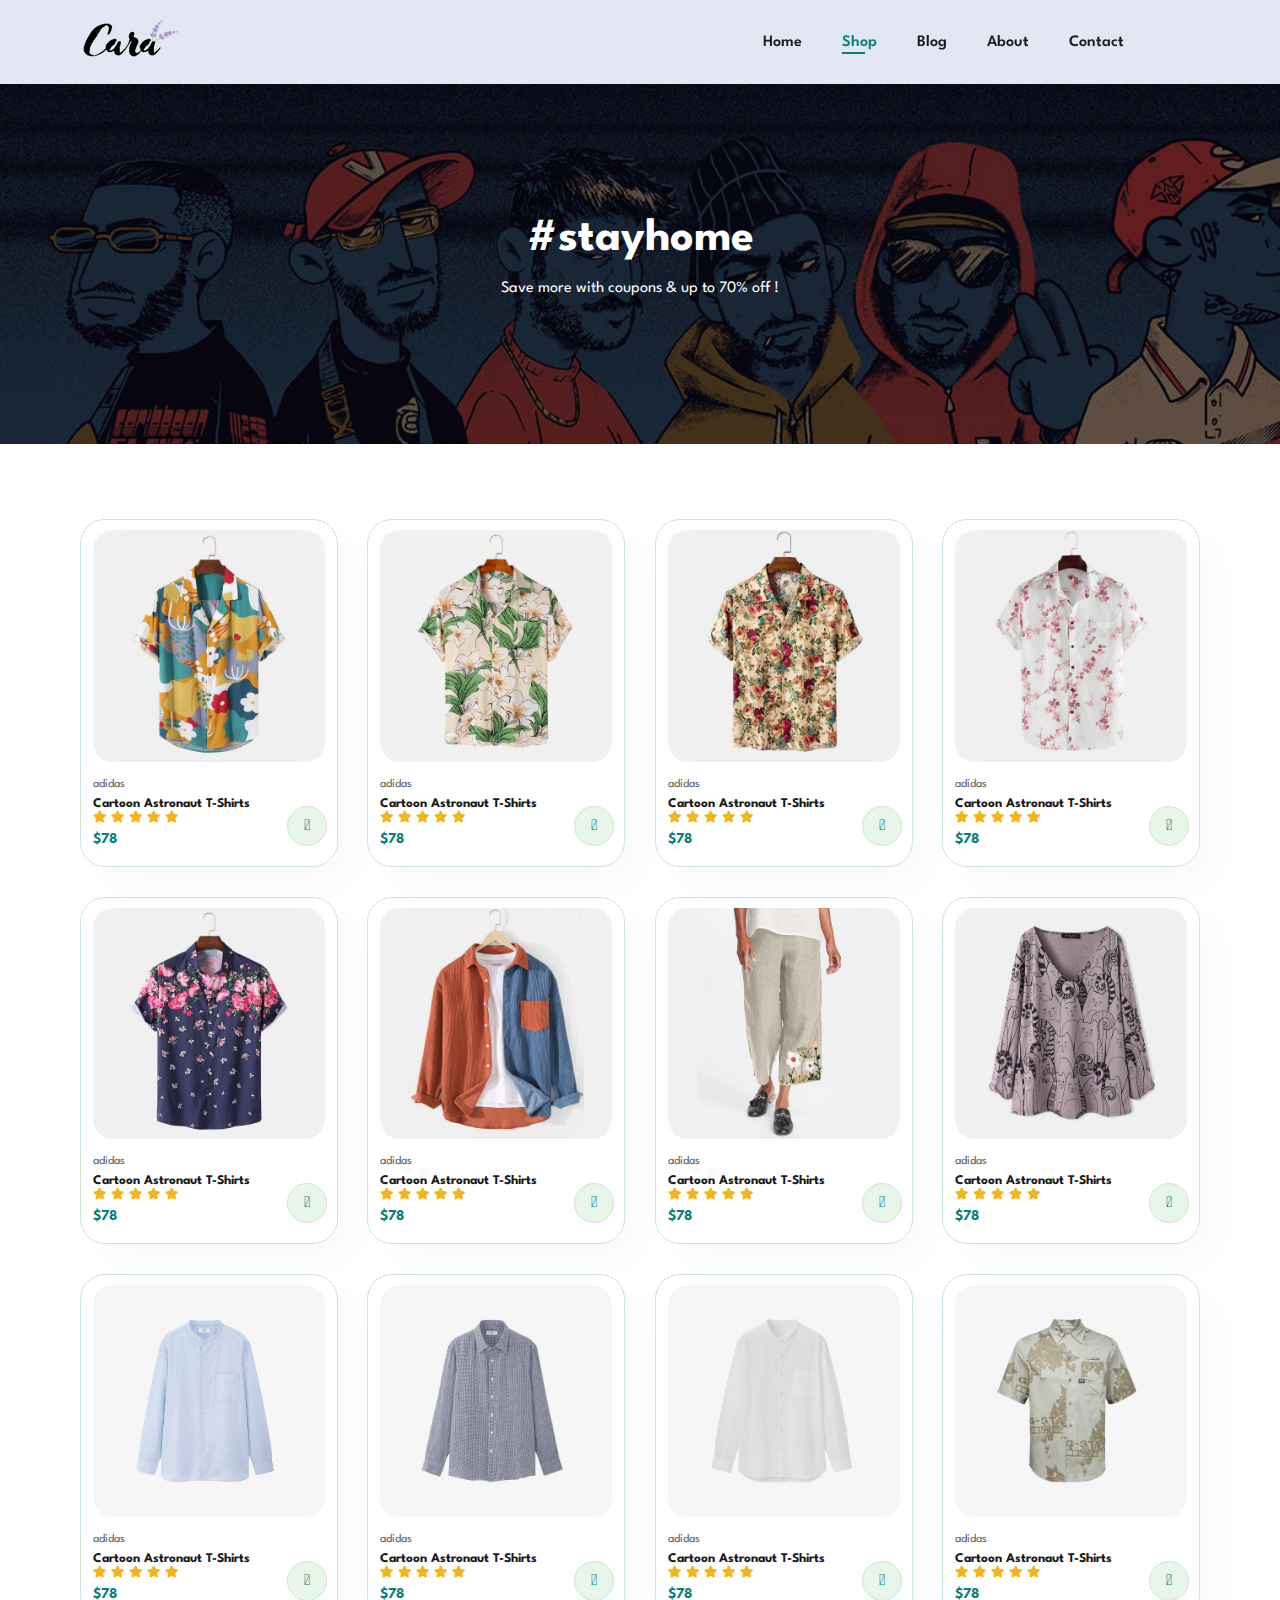
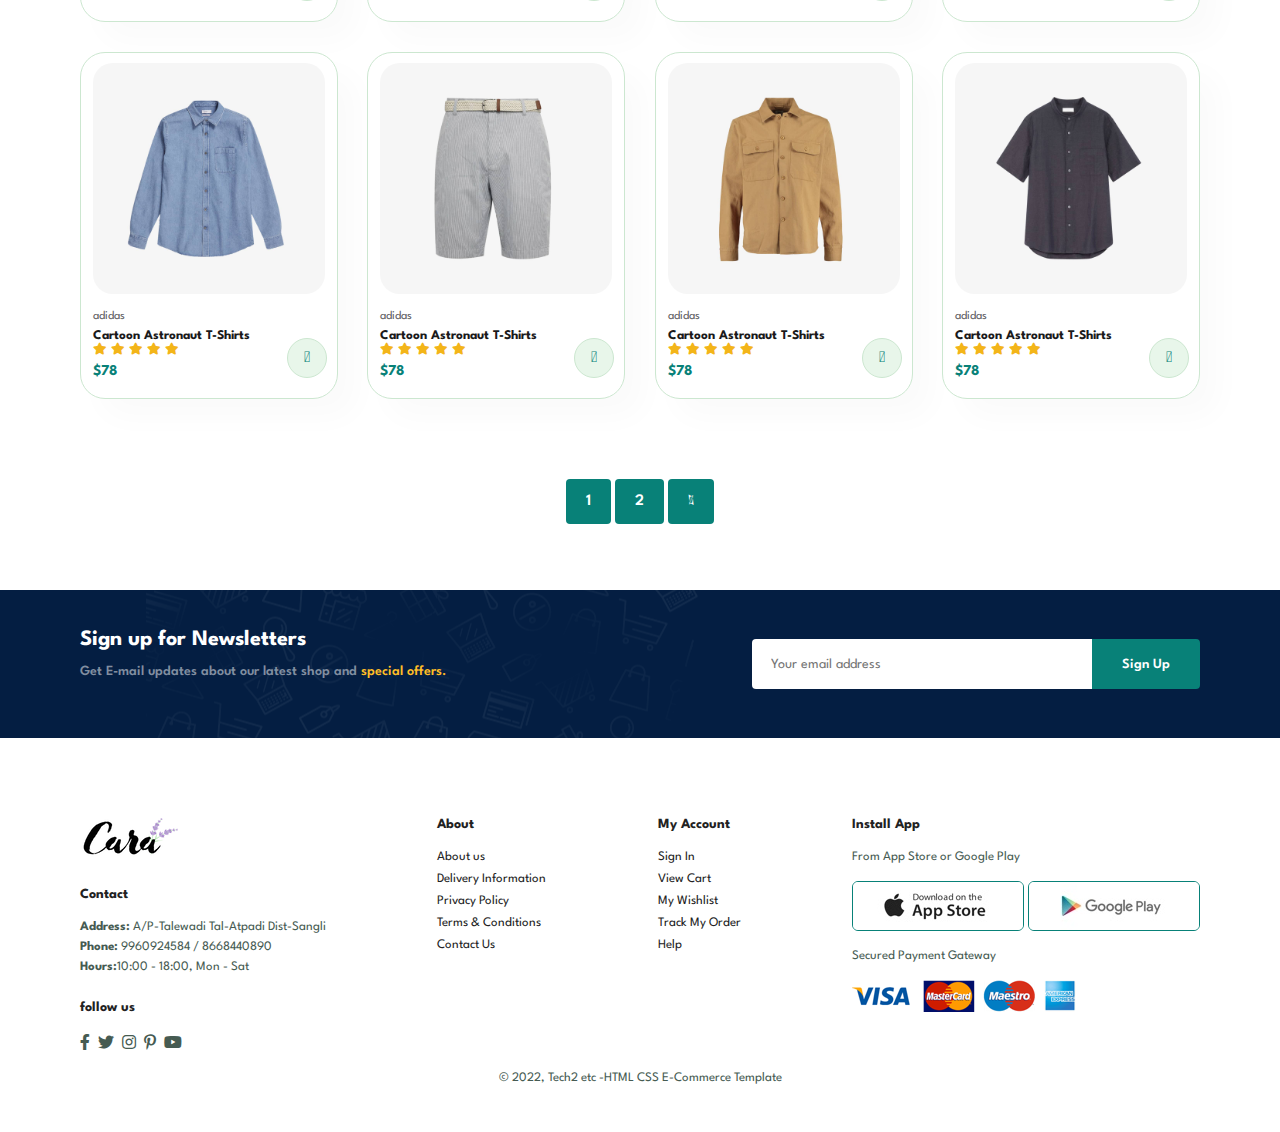
<file: shop.html>
<!DOCTYPE html>
<html lang="en">

<head>
    <meta charset="UTF-8">
    <meta http-equiv="X-UA-Compatible" content="IE=edge">
    <meta name="viewport" content="width=device-width, initial-scale=1.0">
    <title>E-Commerce Website</title>
    <link rel="stylesheet" href="style.css">
    <link rel="stylesheet" href="https://pro.fontawesome.com/releases/v5.10.0/css/all.css">
</head>

<body>
    <section id="header">
        <a href="#"><img src="img/logo.png" alt="logo" class="logo"></a>

        <div>
            <ul id="navbar">
                <li><a href="index.html">Home</a></li>
                <li><a class="active" href="shop.html">Shop</a></li>
                <li><a href="blog.html">Blog</a></li>
                <li><a href="about.html">About</a></li>
                <li><a href="contact.html">Contact</a></li>
                <li id="lg-bag"><a href="cart.html"><i class="far fa-shopping-bag"></i></a></li>
                <a href="#" id="close"><i class="far fa-times"></i></a>

            </ul>
        </div>
        <div id="mobile">
            <a href="cart.html"><i class="far fa-shopping-bag"></i></a>
            <i id="bar" class="fas fa-outdent"></i>
        </div>
    </section>

    <section id="page-header">

        <h2>#stayhome</h2>

        <p>Save more with coupons & up to 70% off !</p>

    </section>

    <section id="product1" class="section-p1">
        <div class="pro-container">
            <div class="pro" onclick="window.location.href='sproduct.html';">
                <img src="img/products/f1.jpg" alt="">
                <div class="des">
                    <span>adidas</span>
                    <h5>Cartoon Astronaut T-Shirts</h5>
                    <div class="star">
                        <i class="fas fa-star"></i>
                        <i class="fas fa-star"></i>
                        <i class="fas fa-star"></i>
                        <i class="fas fa-star"></i>
                        <i class="fas fa-star"></i>
                    </div>
                    <h4>$78</h4>
                </div>
                <a href="#"><i class="fal fa-shopping-cart cart"></i></a>
            </div>

            <div class="pro">
                <img src="img/products/f2.jpg" alt="">
                <div class="des">
                    <span>adidas</span>
                    <h5>Cartoon Astronaut T-Shirts</h5>
                    <div class="star">
                        <i class="fas fa-star"></i>
                        <i class="fas fa-star"></i>
                        <i class="fas fa-star"></i>
                        <i class="fas fa-star"></i>
                        <i class="fas fa-star"></i>
                    </div>
                    <h4>$78</h4>
                </div>
                <a href="#"><i class="fal fa-shopping-cart cart"></i></a>
            </div>

            <div class="pro">
                <img src="img/products/f3.jpg" alt="">
                <div class="des">
                    <span>adidas</span>
                    <h5>Cartoon Astronaut T-Shirts</h5>
                    <div class="star">
                        <i class="fas fa-star"></i>
                        <i class="fas fa-star"></i>
                        <i class="fas fa-star"></i>
                        <i class="fas fa-star"></i>
                        <i class="fas fa-star"></i>
                    </div>
                    <h4>$78</h4>
                </div>
                <a href="#"><i class="fal fa-shopping-cart cart"></i></a>
            </div>

            <div class="pro">
                <img src="img/products/f4.jpg" alt="">
                <div class="des">
                    <span>adidas</span>
                    <h5>Cartoon Astronaut T-Shirts</h5>
                    <div class="star">
                        <i class="fas fa-star"></i>
                        <i class="fas fa-star"></i>
                        <i class="fas fa-star"></i>
                        <i class="fas fa-star"></i>
                        <i class="fas fa-star"></i>
                    </div>
                    <h4>$78</h4>
                </div>
                <a href="#"><i class="fal fa-shopping-cart cart"></i></a>
            </div>

            <div class="pro">
                <img src="img/products/f5.jpg" alt="">
                <div class="des">
                    <span>adidas</span>
                    <h5>Cartoon Astronaut T-Shirts</h5>
                    <div class="star">
                        <i class="fas fa-star"></i>
                        <i class="fas fa-star"></i>
                        <i class="fas fa-star"></i>
                        <i class="fas fa-star"></i>
                        <i class="fas fa-star"></i>
                    </div>
                    <h4>$78</h4>
                </div>
                <a href="#"><i class="fal fa-shopping-cart cart"></i></a>
            </div>

            <div class="pro">
                <img src="img/products/f6.jpg" alt="">
                <div class="des">
                    <span>adidas</span>
                    <h5>Cartoon Astronaut T-Shirts</h5>
                    <div class="star">
                        <i class="fas fa-star"></i>
                        <i class="fas fa-star"></i>
                        <i class="fas fa-star"></i>
                        <i class="fas fa-star"></i>
                        <i class="fas fa-star"></i>
                    </div>
                    <h4>$78</h4>
                </div>
                <a href="#"><i class="fal fa-shopping-cart cart"></i></a>
            </div>

            <div class="pro">
                <img src="img/products/f7.jpg" alt="">
                <div class="des">
                    <span>adidas</span>
                    <h5>Cartoon Astronaut T-Shirts</h5>
                    <div class="star">
                        <i class="fas fa-star"></i>
                        <i class="fas fa-star"></i>
                        <i class="fas fa-star"></i>
                        <i class="fas fa-star"></i>
                        <i class="fas fa-star"></i>
                    </div>
                    <h4>$78</h4>
                </div>
                <a href="#"><i class="fal fa-shopping-cart cart"></i></a>
            </div>

            <div class="pro">
                <img src="img/products/f8.jpg" alt="">
                <div class="des">
                    <span>adidas</span>
                    <h5>Cartoon Astronaut T-Shirts</h5>
                    <div class="star">
                        <i class="fas fa-star"></i>
                        <i class="fas fa-star"></i>
                        <i class="fas fa-star"></i>
                        <i class="fas fa-star"></i>
                        <i class="fas fa-star"></i>
                    </div>
                    <h4>$78</h4>
                </div>
                <a href="#"><i class="fal fa-shopping-cart cart"></i></a>
            </div>

            <div class="pro">
                <img src="img/products/n1.jpg" alt="">
                <div class="des">
                    <span>adidas</span>
                    <h5>Cartoon Astronaut T-Shirts</h5>
                    <div class="star">
                        <i class="fas fa-star"></i>
                        <i class="fas fa-star"></i>
                        <i class="fas fa-star"></i>
                        <i class="fas fa-star"></i>
                        <i class="fas fa-star"></i>
                    </div>
                    <h4>$78</h4>
                </div>
                <a href="#"><i class="fal fa-shopping-cart cart"></i></a>
            </div>

            <div class="pro">
                <img src="img/products/n2.jpg" alt="">
                <div class="des">
                    <span>adidas</span>
                    <h5>Cartoon Astronaut T-Shirts</h5>
                    <div class="star">
                        <i class="fas fa-star"></i>
                        <i class="fas fa-star"></i>
                        <i class="fas fa-star"></i>
                        <i class="fas fa-star"></i>
                        <i class="fas fa-star"></i>
                    </div>
                    <h4>$78</h4>
                </div>
                <a href="#"><i class="fal fa-shopping-cart cart"></i></a>
            </div>

            <div class="pro">
                <img src="img/products/n3.jpg" alt="">
                <div class="des">
                    <span>adidas</span>
                    <h5>Cartoon Astronaut T-Shirts</h5>
                    <div class="star">
                        <i class="fas fa-star"></i>
                        <i class="fas fa-star"></i>
                        <i class="fas fa-star"></i>
                        <i class="fas fa-star"></i>
                        <i class="fas fa-star"></i>
                    </div>
                    <h4>$78</h4>
                </div>
                <a href="#"><i class="fal fa-shopping-cart cart"></i></a>
            </div>

            <div class="pro">
                <img src="img/products/n4.jpg" alt="">
                <div class="des">
                    <span>adidas</span>
                    <h5>Cartoon Astronaut T-Shirts</h5>
                    <div class="star">
                        <i class="fas fa-star"></i>
                        <i class="fas fa-star"></i>
                        <i class="fas fa-star"></i>
                        <i class="fas fa-star"></i>
                        <i class="fas fa-star"></i>
                    </div>
                    <h4>$78</h4>
                </div>
                <a href="#"><i class="fal fa-shopping-cart cart"></i></a>
            </div>

            <div class="pro">
                <img src="img/products/n5.jpg" alt="">
                <div class="des">
                    <span>adidas</span>
                    <h5>Cartoon Astronaut T-Shirts</h5>
                    <div class="star">
                        <i class="fas fa-star"></i>
                        <i class="fas fa-star"></i>
                        <i class="fas fa-star"></i>
                        <i class="fas fa-star"></i>
                        <i class="fas fa-star"></i>
                    </div>
                    <h4>$78</h4>
                </div>
                <a href="#"><i class="fal fa-shopping-cart cart"></i></a>
            </div>

            <div class="pro">
                <img src="img/products/n6.jpg" alt="">
                <div class="des">
                    <span>adidas</span>
                    <h5>Cartoon Astronaut T-Shirts</h5>
                    <div class="star">
                        <i class="fas fa-star"></i>
                        <i class="fas fa-star"></i>
                        <i class="fas fa-star"></i>
                        <i class="fas fa-star"></i>
                        <i class="fas fa-star"></i>
                    </div>
                    <h4>$78</h4>
                </div>
                <a href="#"><i class="fal fa-shopping-cart cart"></i></a>
            </div>

            <div class="pro">
                <img src="img/products/n7.jpg" alt="">
                <div class="des">
                    <span>adidas</span>
                    <h5>Cartoon Astronaut T-Shirts</h5>
                    <div class="star">
                        <i class="fas fa-star"></i>
                        <i class="fas fa-star"></i>
                        <i class="fas fa-star"></i>
                        <i class="fas fa-star"></i>
                        <i class="fas fa-star"></i>
                    </div>
                    <h4>$78</h4>
                </div>
                <a href="#"><i class="fal fa-shopping-cart cart"></i></a>
            </div>

            <div class="pro">
                <img src="img/products/n8.jpg" alt="">
                <div class="des">
                    <span>adidas</span>
                    <h5>Cartoon Astronaut T-Shirts</h5>
                    <div class="star">
                        <i class="fas fa-star"></i>
                        <i class="fas fa-star"></i>
                        <i class="fas fa-star"></i>
                        <i class="fas fa-star"></i>
                        <i class="fas fa-star"></i>
                    </div>
                    <h4>$78</h4>
                </div>
                <a href="#"><i class="fal fa-shopping-cart cart"></i></a>
            </div>
        </div>
    </section>

    <section id="pagination" class="section-p1">
        <a href="#">1</a>
        <a href="#">2</a>
        <a href="#"><i class="fal fa-long-arrow-alt-right"></i></a>
    </section>
    
    <section id="newsletter" class="section-p1 section-m1">
        <div class="newstext">
            <h4>Sign up for Newsletters</h4>
            <p>Get E-mail updates about our latest shop and <span>special offers.</span></p>
        </div>
        <div class="form">
            <input type="text" placeholder="Your email address">
            <button class="normal">Sign Up</button>
        </div>
    </section>

    <footer class="section-p1">
        <div class="col">
            <img class="logo" src="img/logo.png" alt="">
            <h4>Contact</h4>
            <p> <strong>Address:</strong> A/P-Talewadi Tal-Atpadi Dist-Sangli</p>
            <p> <strong>Phone:</strong> 9960924584 / 8668440890</p>
            <p> <strong>Hours:</strong>10:00 - 18:00, Mon - Sat</p>
            <div class="follow">
                <h4>follow us</h4>
                <div class="icon">
                    <i class="fab fa-facebook-f"></i>
                    <i class="fab fa-twitter"></i>
                    <i class="fab fa-instagram"></i>
                    <i class="fab fa-pinterest-p"></i>
                    <i class="fab fa-youtube"></i>

                </div>
            </div>
        </div>

        <div class="col">
            <h4>About</h4>
            <a href="#">About us</a>
            <a href="#">Delivery Information</a>
            <a href="#">Privacy Policy</a>
            <a href="#">Terms & Conditions</a>
            <a href="#">Contact Us</a>
        </div>

        <div class="col">
            <h4>My Account</h4>
            <a href="#">Sign In</a>
            <a href="#">View Cart</a>
            <a href="#">My Wishlist</a>
            <a href="#">Track My Order</a>
            <a href="#">Help</a>
        </div>

        <div class="col install">
            <h4>Install App</h4>
            <p>From App Store or Google Play</p>
            <div class="row">
                <img src="img/pay/app.jpg" alt="">
                <img src="img/pay/play.jpg" alt="">
            </div>
            <p>Secured Payment Gateway</p>
            <img src="img/pay/pay.png" alt="">
        </div>

        <div class="copyright">
            <p>&#169; 2022, Tech2 etc -HTML CSS E-Commerce Template</p>
        </div>
    </footer>

    <script src="./script.js"></script>
</body>

</html>
</file>
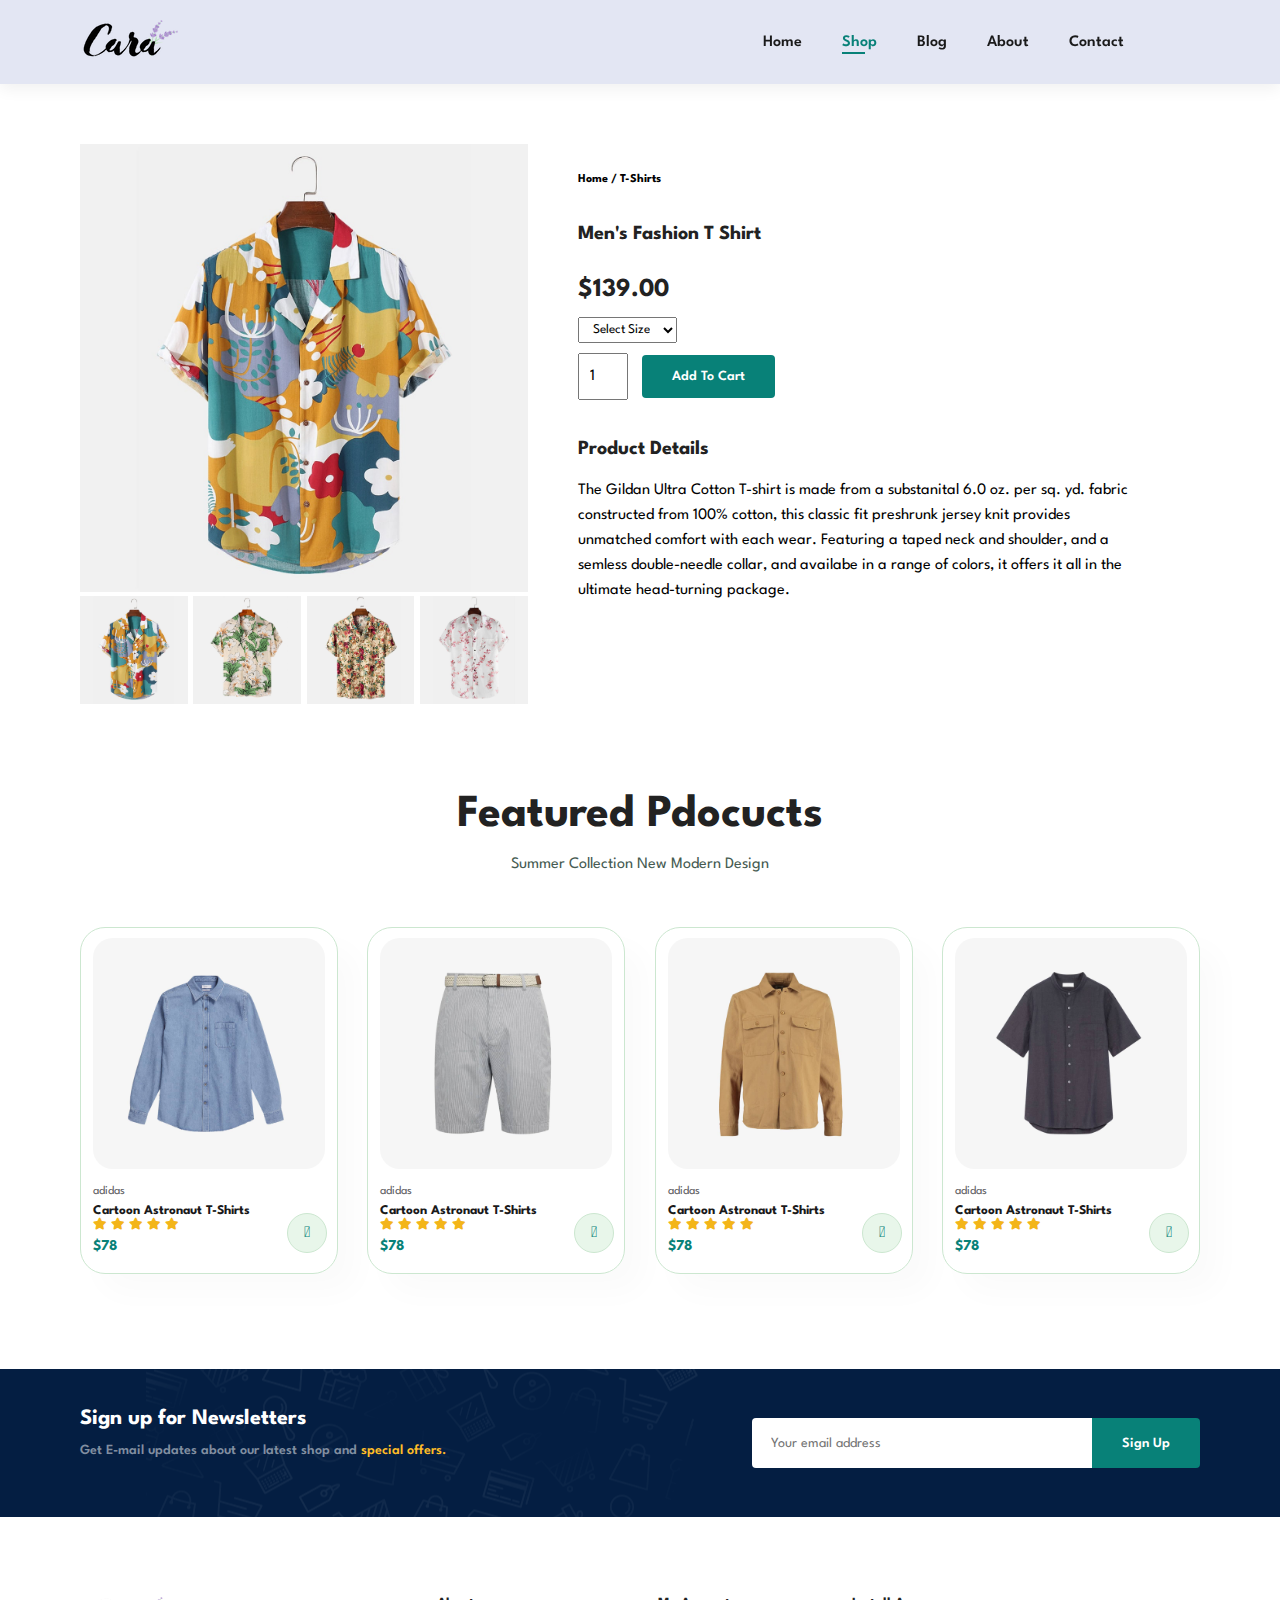
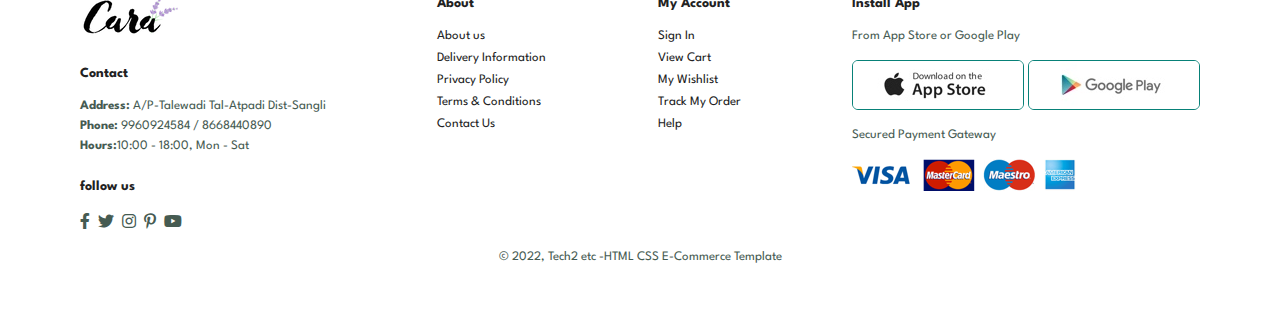
<file: sproduct.html>
<!DOCTYPE html>
<html lang="en">

<head>
    <meta charset="UTF-8">
    <meta http-equiv="X-UA-Compatible" content="IE=edge">
    <meta name="viewport" content="width=device-width, initial-scale=1.0">
    <title>E-Commerce Website</title>
    <link rel="stylesheet" href="style.css">
    <link rel="stylesheet" href="https://pro.fontawesome.com/releases/v5.10.0/css/all.css">
</head>

<body>
    <section id="header">
        <a href="#"><img src="img/logo.png" alt="logo" class="logo"></a>

        <div>
            <ul id="navbar">
                <li><a href="index.html">Home</a></li>
                <li><a class="active" href="shop.html">Shop</a></li>
                <li><a href="blog.html">Blog</a></li>
                <li><a href="about.html">About</a></li>
                <li><a href="contact.html">Contact</a></li>
                <li id="lg-bag"><a href="cart.html"><i class="far fa-shopping-bag"></i></a></li>
                <a href="#" id="close"><i class="far fa-times"></i></a>

            </ul>
        </div>
        <div id="mobile">
            <a href="cart.html"><i class="far fa-shopping-bag"></i></a>
            <i id="bar" class="fas fa-outdent"></i>
        </div>
    </section>

    <section id="prodetails" class="section-p1">
        <div class="single-pro-image">
            <img src="img/products/f1.jpg" width="100%" id="mainImg" alt="">

            <div class="small-img-group">
                <div class="small-img-col">
                    <img src="img/products/f1.jpg" width="100%" class="small-img" alt="">
                </div>
                <div class="small-img-col">
                    <img src="img/products/f2.jpg" width="100%" class="small-img" alt="">
                </div>
                <div class="small-img-col">
                    <img src="img/products/f3.jpg" width="100%" class="small-img" alt="">
                </div>
                <div class="small-img-col">
                    <img src="img/products/f4.jpg" width="100%" class="small-img" alt="">
                </div>
            </div>
        </div>

        <div class="single-pro-details">
            <h6>Home / T-Shirts</h6>
            <h4>Men's Fashion T Shirt</h4>
            <h2>$139.00</h2>
            <select>
                <option>Select Size</option>
                <option>XL</option>
                <option>XXL</option>
                <option>Small</option>
                <option>Large</option>
            </select>
            <input type="number" value="1">
            <button class="normal">Add To Cart</button>
            <h4>Product Details</h4>
            <span>The Gildan Ultra Cotton T-shirt is made from a substanital 6.0 oz. per sq. yd. fabric constructed from
                100% cotton, this classic fit preshrunk jersey knit provides unmatched comfort with each wear. Featuring
                a taped neck and shoulder, and a semless double-needle collar, and availabe in a range of colors, it
                offers it all in the ultimate head-turning package.</span>
        </div>
    </section>

    <section id="product1" class="section-p1">
        <h2>Featured Pdocucts</h2>
        <p>Summer Collection New Modern Design</p>
        <div class="pro-container">
            <div class="pro">
                <img src="img/products/n5.jpg" alt="">
                <div class="des">
                    <span>adidas</span>
                    <h5>Cartoon Astronaut T-Shirts</h5>
                    <div class="star">
                        <i class="fas fa-star"></i>
                        <i class="fas fa-star"></i>
                        <i class="fas fa-star"></i>
                        <i class="fas fa-star"></i>
                        <i class="fas fa-star"></i>
                    </div>
                    <h4>$78</h4>
                </div>
                <a href="#"><i class="fal fa-shopping-cart cart"></i></a>
            </div>

            <div class="pro">
                <img src="img/products/n6.jpg" alt="">
                <div class="des">
                    <span>adidas</span>
                    <h5>Cartoon Astronaut T-Shirts</h5>
                    <div class="star">
                        <i class="fas fa-star"></i>
                        <i class="fas fa-star"></i>
                        <i class="fas fa-star"></i>
                        <i class="fas fa-star"></i>
                        <i class="fas fa-star"></i>
                    </div>
                    <h4>$78</h4>
                </div>
                <a href="#"><i class="fal fa-shopping-cart cart"></i></a>
            </div>

            <div class="pro">
                <img src="img/products/n7.jpg" alt="">
                <div class="des">
                    <span>adidas</span>
                    <h5>Cartoon Astronaut T-Shirts</h5>
                    <div class="star">
                        <i class="fas fa-star"></i>
                        <i class="fas fa-star"></i>
                        <i class="fas fa-star"></i>
                        <i class="fas fa-star"></i>
                        <i class="fas fa-star"></i>
                    </div>
                    <h4>$78</h4>
                </div>
                <a href="#"><i class="fal fa-shopping-cart cart"></i></a>
            </div>

            <div class="pro">
                <img src="img/products/n8.jpg" alt="">
                <div class="des">
                    <span>adidas</span>
                    <h5>Cartoon Astronaut T-Shirts</h5>
                    <div class="star">
                        <i class="fas fa-star"></i>
                        <i class="fas fa-star"></i>
                        <i class="fas fa-star"></i>
                        <i class="fas fa-star"></i>
                        <i class="fas fa-star"></i>
                    </div>
                    <h4>$78</h4>
                </div>
                <a href="#"><i class="fal fa-shopping-cart cart"></i></a>
            </div>
        </div>
    </section>

    <section id="newsletter" class="section-p1 section-m1">
        <div class="newstext">
            <h4>Sign up for Newsletters</h4>
            <p>Get E-mail updates about our latest shop and <span>special offers.</span></p>
        </div>
        <div class="form">
            <input type="text" placeholder="Your email address">
            <button class="normal">Sign Up</button>
        </div>
    </section>

    <footer class="section-p1">
        <div class="col">
            <img class="logo" src="img/logo.png" alt="">
            <h4>Contact</h4>
            <p> <strong>Address:</strong> A/P-Talewadi Tal-Atpadi Dist-Sangli</p>
            <p> <strong>Phone:</strong> 9960924584 / 8668440890</p>
            <p> <strong>Hours:</strong>10:00 - 18:00, Mon - Sat</p>
            <div class="follow">
                <h4>follow us</h4>
                <div class="icon">
                    <i class="fab fa-facebook-f"></i>
                    <i class="fab fa-twitter"></i>
                    <i class="fab fa-instagram"></i>
                    <i class="fab fa-pinterest-p"></i>
                    <i class="fab fa-youtube"></i>

                </div>
            </div>
        </div>

        <div class="col">
            <h4>About</h4>
            <a href="#">About us</a>
            <a href="#">Delivery Information</a>
            <a href="#">Privacy Policy</a>
            <a href="#">Terms & Conditions</a>
            <a href="#">Contact Us</a>
        </div>

        <div class="col">
            <h4>My Account</h4>
            <a href="#">Sign In</a>
            <a href="#">View Cart</a>
            <a href="#">My Wishlist</a>
            <a href="#">Track My Order</a>
            <a href="#">Help</a>
        </div>

        <div class="col install">
            <h4>Install App</h4>
            <p>From App Store or Google Play</p>
            <div class="row">
                <img src="img/pay/app.jpg" alt="">
                <img src="img/pay/play.jpg" alt="">
            </div>
            <p>Secured Payment Gateway</p>
            <img src="img/pay/pay.png" alt="">
        </div>

        <div class="copyright">
            <p>&#169; 2022, Tech2 etc -HTML CSS E-Commerce Template</p>
        </div>
    </footer>

    <script>
        var MainImg = document.getElementById('MainImg')
        var smallimg = document.getElementsByClassName('small-img')

        smallimg[0].onclick = function(){
            mainImg.src = smallimg[0].src;
        }
        smallimg[1].onclick = function(){
            mainImg.src = smallimg[1].src;
        }
        smallimg[2].onclick = function(){
            mainImg.src = smallimg[2].src;
        }
        smallimg[3].onclick = function(){
            mainImg.src = smallimg[3].src;
        }
    </script>

    <script src="./script.js"></script>
</body>

</html>
</file>
<file: style.css>
@import url('https://fonts.googleapis.com/css2?family=Spartan:wght@100;200;3000;400;500;60;700;800;900&display=swap');

* {
    margin: 0;
    padding: 0;
    box-sizing: border-box;
    font-family: 'Spartan', sans-serif;
}

h1 {
    font-size: 50px;
    line-height: 64px;
    color: #222;
}

h2 {
    font-size: 46px;
    line-height: 54px;
    color: #222;
}

h4 {
    font-size: 20px;
    color: #222;
}

h6 {
    font-size: 12px;
    font-weight: 700;
}

p {
    font-size: 16px;
    color: #465b52;
    margin: 15px 0 20px 0;
}

.section-p1 {
    padding: 40px 80px;
}

.section-m1 {
    margin: 40px 0;
}

button.normal {
    font-size: 14px;
    font-weight: 600;
    padding: 15px 30px;
    color: #000;
    background-color: #fff;
    border-radius: 4px;
    cursor: pointer;
    border: none;
    outline: none;
    transition: 0.2s;
}

button.white {
    font-size: 13px;
    font-weight: 600;
    padding: 11px 18px;
    color: #fff;
    background-color: transparent;
    cursor: pointer;
    border: 1px solid #fff;
    outline: none;
    transition: 0.2s;
}

body {
    width: 100%;
}

#header {
    display: flex;
    align-items: center;
    justify-content: space-between;
    padding: 20px 80px;
    background-color: #E3E6F3;
    box-shadow: 0 5px 15px rgba(0, 0, 0, 0.06);
    z-index: 999;
    position: sticky;
    top: 0;
    left: 0;
}

#navbar {
    display: flex;
    align-items: center;
    justify-content: center;
}

#navbar li {
    list-style: none;
    padding: 0 20px;
    position: relative;
}

#navbar li a {
    text-decoration: none;
    font-size: 16px;
    font-weight: 600;
    color: #1a1a1a;
    transition: 0.3s ease;
}

#navbar li a:hover,
#navbar li a.active {
    color: #088178;

}

#navbar li a.active::after,
#navbar li a:hover::after {
    content: '';
    width: 30%;
    height: 2px;
    background-color: #088178;
    position: absolute;
    bottom: -4px;
    left: 20px;
}

#mobile {
    display: none;
    align-items: center;
}

#close {
    display: none;
}

#hero {
    background-image: url("img/hero4.png");
    height: 90vh;
    width: 100%;
    background-size: cover;
    background-position: top 25% right 0;
    padding: 0 80px;
    display: flex;
    flex-direction: column;
    justify-content: center;
    align-items: flex-start;
}

#hero h4 {
    padding-bottom: 15px;
}

#hero h1 {
    color: #088178;
}

#hero button {
    background-image: url("img/button.png");
    background-color: transparent;
    color: #088178;
    border: 0;
    padding: 14px 80px 40px 65px;
    background-repeat: no-repeat;
    cursor: pointer;
    font-weight: 700;
    font-size: 15px;
}
#hero button a{
    text-decoration: none;
    color: #088178;
}

#feature {
    display: flex;
    align-items: center;
    justify-content: space-between;
    flex-wrap: wrap;
}

#feature .fe-box {
    width: 180px;
    text-align: center;
    padding: 25px 15px;
    box-shadow: 20px 20px 34px rgba(0, 0, 0, 0.3);
    border: 1px solid #cce7d0;
    border-radius: 4px;
    margin: 15px 0;
}

#feature .fe-box:hover {
    box-shadow: 10px 10px 54px rgba(70, 62, 221, 0.1);
}

#feature .fe-box img {
    width: 100%;
    margin-bottom: 10px;
}

#feature .fe-box h6 {
    display: inline-block;
    padding: 9px 8px 6px 8px;
    line-height: 1;
    border-radius: 4px;
    color: #088178;
    background-color: #fddde4;
}

#feature .fe-box:nth-child(2) h6 {
    background-color: #cdebbc;
}

#feature .fe-box:nth-child(3) h6 {
    background-color: #d1e8f2;
}

#feature .fe-box:nth-child(4) h6 {
    background-color: #cdd4f8;
}

#feature .fe-box:nth-child(5) h6 {
    background-color: #f6dbf6;
}

#feature .fe-box:nth-child(6) h6 {
    background-color: #fff2e5;
}

#product1 {
    text-align: center;
}

#product1 .pro-container {
    display: flex;
    justify-content: space-between;
    padding-top: 20px;
    flex-wrap: wrap;
}

#product1 .pro {
    width: 23%;
    min-width: 250px;
    padding: 10px 12px;
    border: 1px solid #cce7d0;
    border-radius: 25px;
    cursor: pointer;
    box-shadow: 20px 20px 30px rgba(0, 0, 0, 0.02);
    margin: 15px 0;
    transition: 0.2s ease;
    position: relative;
}

#product1 .pro:hover {
    box-shadow: 20px 20px 30px rgba(0, 0, 0, 0.06);
}

#product1 .pro img {
    width: 100%;
    border-radius: 20px;
}

#product1 .pro .des {
    text-align: start;
    padding: 10px 0;
}

#product1 .pro .des span {
    color: #606063;
    font-size: 12px;
}

#product1 .pro .des h5 {
    padding-top: 7px;
    color: #1a1a1a;
    font-size: 14pxpx;
}

#product1 .pro .des i {
    font-size: 12px;
    color: rgb(243, 181, 25);
}

#product1 .pro .des h4 {
    padding-top: 7px;
    font-size: 15px;
    font-weight: 700;
    color: #088178;
}

#product1 .pro .cart {
    width: 40px;
    height: 40px;
    line-height: 40px;
    border-radius: 50%;
    background-color: #e8f6ea;
    font-weight: 500;
    color: #088178;
    border: 1px solid #cce7d0;
    position: absolute;
    bottom: 20px;
    right: 10px;
}

#banner {
    display: flex;
    flex-direction: column;
    justify-content: center;
    align-items: center;
    text-align: center;
    background-image: url(img/banner/b2.jpg);
    width: 100%;
    height: 40vh;
    background-size: cover;
    background-position: center;
}

#banner h4 {
    color: #fff;
    font-size: 16px;
}

#banner h2 {
    color: #fff;
    font-size: 30px;
    padding: 10px 0;
}

#banner h2 span {
    color: #ef3636;
}

#banner button:hover {
    background-color: #088178;
    color: #fff;
}

#sm-banner {
    display: flex;
    justify-content: space-between;
    flex-wrap: wrap;
}

#sm-banner .banner-box {
    display: flex;
    flex-direction: column;
    justify-content: center;
    align-items: flex-start;
    background-image: url(img/banner/b17.jpg);
    min-width: 580px;
    height: 50vh;
    background-size: cover;
    background-position: center;
    padding: 30px;
}

#sm-banner .banner-box2 {
    background-image: url(img/banner/b10.jpg);
}

#sm-banner h4 {
    color: #fff;
    font-size: 20px;
    font-weight: 300;
}

#sm-banner h2 {
    color: #fff;
    font-size: 28px;
    font-weight: 800;
}

#sm-banner span {
    color: #fff;
    font-size: 14px;
    font-weight: 500;
    padding-bottom: 15px;
}

#sm-banner .banner-box:hover button {
    background-color: #088178;
    border: 1px solid #088178;
}

#banner3 {
    display: flex;
    justify-content: space-between;
    flex-wrap: wrap;
    padding: 0 80px;
}

#banner3 .banner-box {
    display: flex;
    flex-direction: column;
    justify-content: center;
    align-items: flex-start;
    background-image: url(img/banner/b7.jpg);
    min-width: 30%;
    height: 30vh;
    background-size: cover;
    background-position: center;
    padding: 20px;
    margin-bottom: 20px;
}

#banner3 .banner-box2 {
    background-image: url(img/banner/b4.jpg);
}

#banner3 .banner-box3 {
    background-image: url(img/banner/b18.jpg);
}

#banner3 h2 {
    color: #fff;
    font-weight: 900;
    font-size: 22px;
}

#banner3 h3 {
    color: #ec544e;
    font-weight: 800;
    font-size: 15px;
}

#newsletter {
    display: flex;
    justify-content: space-between;
    flex-wrap: wrap;
    align-items: center;
    background-image: url(img/banner/b14.png);
    background-repeat: no-repeat;
    background-position: 20% 30%;
    background-color: #041e42;
}

#newsletter h4 {
    font-size: 22px;
    font-weight: 700;
    color: #fff;
}

#newsletter p {
    font-size: 14px;
    font-weight: 600;
    color: #818ea0;
}

#newsletter p span {
    color: #ffbd27;
}

#newsletter .form {
    display: flex;
    width: 40%;
}

#newsletter input {
    height: 3.125rem;
    padding: 0 1.25em;
    font-size: 14px;
    width: 100%;
    border: 1px solid transparent;
    border-radius: 4px;
    outline: none;
    border-top-right-radius: 0;
    border-bottom-right-radius: 0;
}

#newsletter button {
    background-color: #088178;
    color: #fff;
    white-space: nowrap;
    border-top-left-radius: 0;
    border-bottom-left-radius: 0;
}

footer {
    display: flex;
    flex-wrap: wrap;
    justify-content: space-between;
}

footer .col {
    display: flex;
    flex-direction: column;
    align-items: flex-start;
    margin-bottom: 20px;
}

footer .logo {
    margin-bottom: 30px;
}

footer h4 {
    font-size: 14px;
    padding-bottom: 20px;
}

footer p {
    font-size: 13px;
    margin: 0 0 8px 0;
}

footer a {
    font-size: 13px;
    text-decoration: none;
    color: #222;
    margin-bottom: 10px;
}

footer .follow {
    margin-top: 20px;
}

footer .follow i {
    color: #465b52;
    padding-right: 4px;
    cursor: pointer;
}

footer .install .row img {
    border: 1px solid #088178;
    border-radius: 6px;
}

footer .install img {
    margin: 10px 0 15px 0;
}

footer .follow i:hover,
footer a:hover {
    color: #088178;
}

footer .copyright {
    width: 100%;
    text-align: center;
}

/* shop page  */

#page-header {
    background-image: url(img/banner/b1.jpg);
    width: 100%;
    height: 40vh;
    background-size: cover;
    display: flex;
    justify-content: center;
    text-align: center;
    flex-direction: column;
    padding: 14px;
}

#page-header h2,
#page-header p {
    color: #fff;
}

#pagination {
    text-align: center;
}

#pagination a {
    text-decoration: none;
    background-color: #088178;
    padding: 15px 20px;
    border-radius: 4px;
    color: #fff;
    font-weight: 600;
}

#pagination a i {
    font-size: 16px;
    font-weight: 600;
}

/* single products  */

#prodetails {
    display: flex;
    margin-top: 20px;
}

#prodetails .single-pro-image {
    width: 40%;
    margin-right: 50px;
}

.small-img-group {
    display: flex;
    justify-content: space-between;
}

.small-img-col {
    flex-basis: 24%;
    cursor: pointer;
}

#prodetails .single-pro-details {
    width: 50%;
    padding-top: 30px;
}

#prodetails .single-pro-details h4 {
    padding: 40px 0 20px 0;
}

#prodetails .single-pro-details h2 {
    font-size: 26px;
}

#prodetails .single-pro-details select {
    display: block;
    padding: 5px 10px;
    margin-bottom: 10px;
}

#prodetails .single-pro-details input {
    width: 50px;
    height: 47px;
    padding-left: 10px;
    font-size: 16px;
    margin-right: 10px;
}

#prodetails .single-pro-details input:focus {
    outline: none;
}

#prodetails .single-pro-details button {
    background-color: #088178;
    color: #fff;
}

#prodetails .single-pro-details span {
    line-height: 25px;
}

/* blog page  */
#page-header.blog-header {
    background-image: url(img/banner/b19.jpg);
}

#blog {
    padding: 150px 150px 0 150px;
}

#blog .blog-box {
    display: flex;
    align-items: center;
    width: 100%;
    position: relative;
    padding-bottom: 90px;
}

#blog .blog-img {
    width: 50%;
    margin-right: 40px;
}

#blog img {
    width: 100%;
    height: 300px;
    object-fit: cover;
}

#blog .blog-details {
    width: 50%;
}

#blog .blog-details a {
    text-decoration: none;
    font-size: 11px;
    color: #000;
    font-weight: 700;
    position: relative;
    transition: 0.3s;
}

#blog .blog-details a::after {
    content: '';
    width: 50px;
    height: 1px;
    background-color: #000;
    position: absolute;
    top: 4px;
    right: -60px;
}

#blog .blog-details a:hover {
    color: #088178;
}

#blog .blog-details a:hover::after {
    background-color: #088178;
}

#blog .blog-box h1 {
    position: absolute;
    top: -40px;
    left: 0;
    font-size: 70px;
    font-weight: 700;
    color: #c9cbce;
    z-index: -9;
}

/* about page  */
#page-header.about-header {
    background-image: url(img/about/banner.png);
}

#about-head {
    display: flex;
    align-items: center;
}

#about-head img {
    width: 50%;
    height: auto;
}

#about-head div {
    padding-left: 40px;
}

#about-app {
    text-align: center;
}

#about-app .video {
    width: 70%;
    height: 100%;
    margin: 30px auto 0 auto;
}

#about-app .video video {
    width: 100%;
    height: 100%;
    border-radius: 20px;
}

/* contact page  */
#contact-details {
    display: flex;
    align-items: center;
    justify-content: space-between;
}

#contact-details .details {
    width: 40%;
}

#contact-details .details span,
#form-details form span {
    font-size: 12px;
}

#contact-details .details h2,
#form-details form h2 {
    font-size: 26px;
    line-height: 35px;
    padding: 20px 0;
}

#contact-details .details h3 {
    font-size: 16px;
    padding-bottom: 15px;
}

#contact-details .details li {
    list-style: none;
    display: flex;
    padding: 10px 0;
}

#contact-details .details li i {
    font-size: 14px;
    padding-right: 22px;
}

#contact-details .details li p {
    margin: 0;
    font-size: 14px;
}

#contact-details .map {
    width: 55%;
    height: 400px;
}
#contact-details .map iframe {
    width: 100%;
    height: 100%;
}
#form-details{
    display: flex;
    justify-content: space-between;
    margin: 30px;
    padding: 80px;
    border: 1px solid #e1e1e1;
}
#form-details form{
    width: 65%;
    display: flex;
    flex-direction: column;
    align-items: flex-start;
}
#form-details form input,
#form-details form textarea{
width: 100%;
padding: 12px 15px;
outline: none;
margin-bottom: 20px;
border: 1px solid #e1e1e1;
}
#form-details form button{
    background-color: #088178;
    color: #fff;
}

#form-details .people div{
padding-bottom: 25px;
display: flex;
align-items: flex-start;
}
#form-details .people div img{
    width: 65px;
    height: 65px;
    object-fit: cover;
    margin-right: 15px;
}
#form-details .people div p{
    margin: 0;
    font-size: 13px;
    line-height: 25px;
}
#form-details .people div span{
    display: block;
    font-size: 16px;
    font-weight: 600;
    color: #000;
}

/* cart page  */

#cart{
    overflow-x: auto;
}

#cart table{
    width: 100%;
    border-collapse: collapse;
    table-layout: fixed;
    white-space: nowrap;
}
#cart table img{
    width: 70px;
}
#cart table td:nth-child(1){
width: 100px;
text-align: center;
}
#cart table td:nth-child(2){
width: 150px;
text-align: center;
}
#cart table td:nth-child(3){
width: 250px;
text-align: center;
}
#cart table td:nth-child(4),
#cart table td:nth-child(5),
#cart table td:nth-child(6){
width: 150px;
text-align: center;
}

#cart table td:nth-child(5) input{
    width: 70px;
    padding: 10px 5px 10px 15px;
}
#cart table thead{
    border: 1px solid #e2e9e1;
    border-left: none;
    border-right: none;
}
#cart table thead td{
    font-weight: 700;
    text-transform: uppercase;
    padding: 18px 0;
}
#cart table tbody tr td{
    padding-top: 15px;
}
#cart table tbody td{
    font-size: 13px;
}
#cart-add{
    display: flex;
    flex-wrap: wrap;
    justify-content: space-between;
}
#coupon{
width: 50%;
margin-bottom: 30px;
}
#coupon h3,
#subtotal, h3{
    padding-bottom: 15px;
}
#coupon input{
    padding: 10px 20px;
    outline: none;
    width: 60%;
    margin-right: 10px;
    border: 1px solid #e2e9e1;
}
#coupon button,
#subtotal button{
    background-color: #088178;
    color: white;
    padding: 12px 20px;
}
#subtotal{
    width: 50%;
    margin-bottom: 30px;
    border: 1px solid #e2e9e1;
    padding: 30px;
}
#subtotal table{
border-collapse: collapse;
width: 100%;
margin-bottom: 20px;
}
#subtotal table td{
    width: 50%;
    border: 1px solid #e2e9e1;
    padding: 10px;
    font-size: 13px;
}






@media (max-width:799px) {
    .section-p1 {
        padding: 40px 40px;
    }

    #navbar {
        display: flex;
        flex-direction: column;
        align-items: flex-start;
        justify-content: flex-start;
        position: fixed;
        top: 0;
        right: -300px;
        height: 100vh;
        width: 300px;
        background-color: #E3E6F3;
        box-shadow: 0 40px 60px rgba(0, 0, 0, 0.1);
        padding: 80px 0 0 10px;
        transition: 0.3s;
    }

    #navbar.active {
        right: 0px;
    }

    #navbar li {
        margin-bottom: 25px;
    }

    #mobile {
        display: flex;
        align-items: center;
    }

    #mobile i {
        color: #1a1a1a;
        font-size: 24px;
        padding-left: 20px;
    }

    #close {
        display: initial;
        position: absolute;
        top: 30px;
        left: 30px;
        color: #222;
        font-size: 24px;
    }

    #lg-bag {
        display: none;
    }

    #hero {
        height: 70vh;
        padding: 0 80px;
        background-position: top 30% right 30%;
    }

    #feature {
        justify-content: center;
    }

    #feature .fe-box {
        margin: 15px 15px;
    }

    #product1 .pro-container {
        justify-content: center;
    }

    #product1 .pro {
        margin: 15px;
    }

    #banner {
        height: 20vh;
    }

    #sm-banner .banner-box {
        min-width: 100%;
        height: 30vh;
    }

    #banner3 {
        padding: 0 40px;
    }

    #banner3 .banner-box {
        width: 28%;
    }

    #newsletter .form {
        width: 70%;
    }

    /* contact page  */
    #form-details{
        padding: 40px;
    }
    #form-details form{
        width: 50%;
    }

}




@media (max-width: 477px) {
    #header {
        padding: 10px 30px;
    }

    h1 {
        font-size: 38px;
    }

    h2 {
        font-size: 32px;
    }

    #hero {
        padding: 0 20px;
        background-position: 55%;
    }

    .section-p1 {
        padding: 20px;
    }

    #feature {
        justify-content: space-between;
    }

    #feature .fe-box {
        width: 155px;
        margin: 0 0 15px 0;
    }

    #product1 .pro {
        width: 100%;
    }

    #banner {
        height: 40vh;
    }

    #sm-banner .banner-box {
        height: 40vh;
    }

    #sm-banner .banner-box2 {
        margin-top: 20px;
    }

    #banner3 {
        padding: 0 20px;
    }

    #banner3 .banner-box {
        width: 100%;
    }

    #newsletter .form {
        width: 100%;
    }

    #newsletter {
        padding: 40px 20px;
    }

    footer .copyright {
        text-align: start;
    }

    /* single prodcut */
    #prodetails {
        display: flex;
        flex-direction: column;
    }

    #prodetails .single-pro-image {
        width: 100%;
        margin-right: 0px;
    }

    #prodetails .single-pro-details {
        width: 100%;
    }

    /* blog page  */
    #blog {
        padding: 100px 20px 0 20px;
    }

    #blog .blog-box {
        display: flex;
        flex-direction: column;
        align-items: flex-start;
    }

    #blog .blog-img {
        margin-right: o;
        width: 100%;
        margin-bottom: 30px;
    }

    #blog .blog-details {
        width: 100%;
    }

    /* about page  */

    #about-head {
        flex-direction: column;
    }

    #about-head img {
        width: 100%;
        margin-bottom: 20px;
    }

    #about-head div {
        padding-left: 0px;
    }

    #about-app .video {
        width: 100%;
    }

    /* contact page  */
    #contact-details{
        display: flex;
        flex-direction: column;
    }
    #contact-details .details{
        width: 100%;
        margin-bottom: 30px;
    }
    #contact-details .map{
        width: 100%;
    }
    #form-details{
        margin: 10px;
        padding: 30px 10px;
        flex-wrap: wrap;
    }
    #form-details form{
        width: 100%;
        margin-bottom: 30px;
    }

    /* cart page  */

    #cart-add{
        flex-direction: column;
    }
    #coupon{
        width: 100%;
    }
    #subtotal{
        width: 100%;
        padding: 20px;
    }
}
</file>
